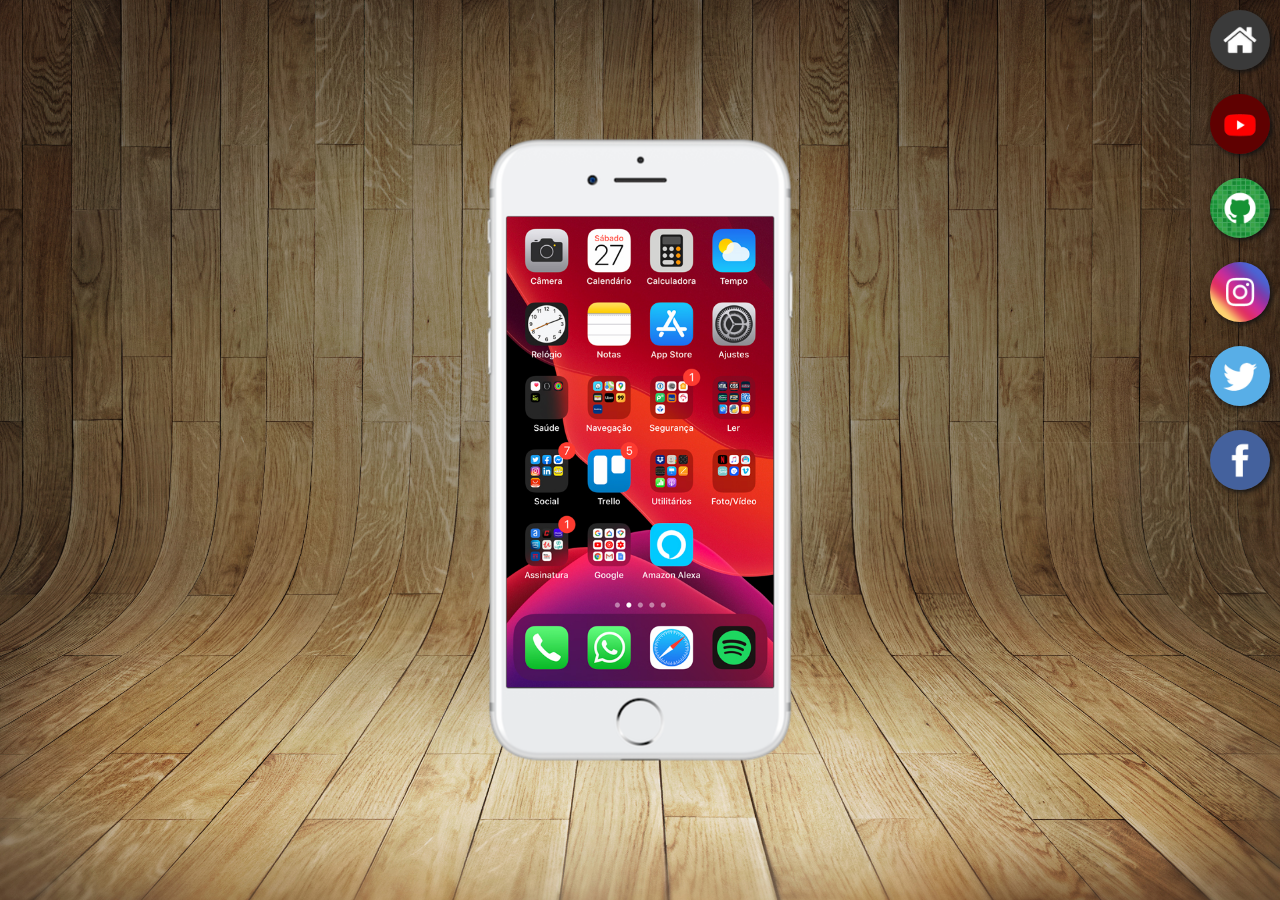
<file: index.html>
<!DOCTYPE html>
<html lang="pt-br">
<head>
    <meta charset="UTF-8">
    <meta http-equiv="X-UA-Compatible" content="IE=edge">
    <meta name="viewport" content="width=
    , initial-scale=1.0">
    <title>Redes Sociais</title>
    <link rel="shortcut icon" href="favicon.ico" type="image/x-icon">
    <link rel="stylesheet" href="estilos/style.css">
</head>
<body>
   <main>
      <section id="telefone">
         <iframe src="home.html"  name="tela" id="tela" frameborder="0">
            Seu navegador não é compativel com isso.
         </iframe>
      </section>

      <section id="redes-sociais">
         <a href="home.html" target="tela"><img src="imagens/logo-home.jpg" alt=""></a><br>
         <a href="youtube.html" target="tela"><img src="imagens/logo-youtube.jpg" alt=""></a><br>
         <a href="github.html" target="tela"><img src="imagens/logo-github.jpg" alt=""></a><br>
         <a href="insta.html" target="tela"><img src="imagens/logo-instagram.jpg" alt=""></a><br>
         <a href="twitter.html" target="tela"><img src="imagens/logo-twitter.jpg" alt=""></a><br>
         <a href="face.html" target="tela"><img src="imagens/logo-facebook.jpg" alt=""></a>
      </section>
   </main>
</body>
</file>
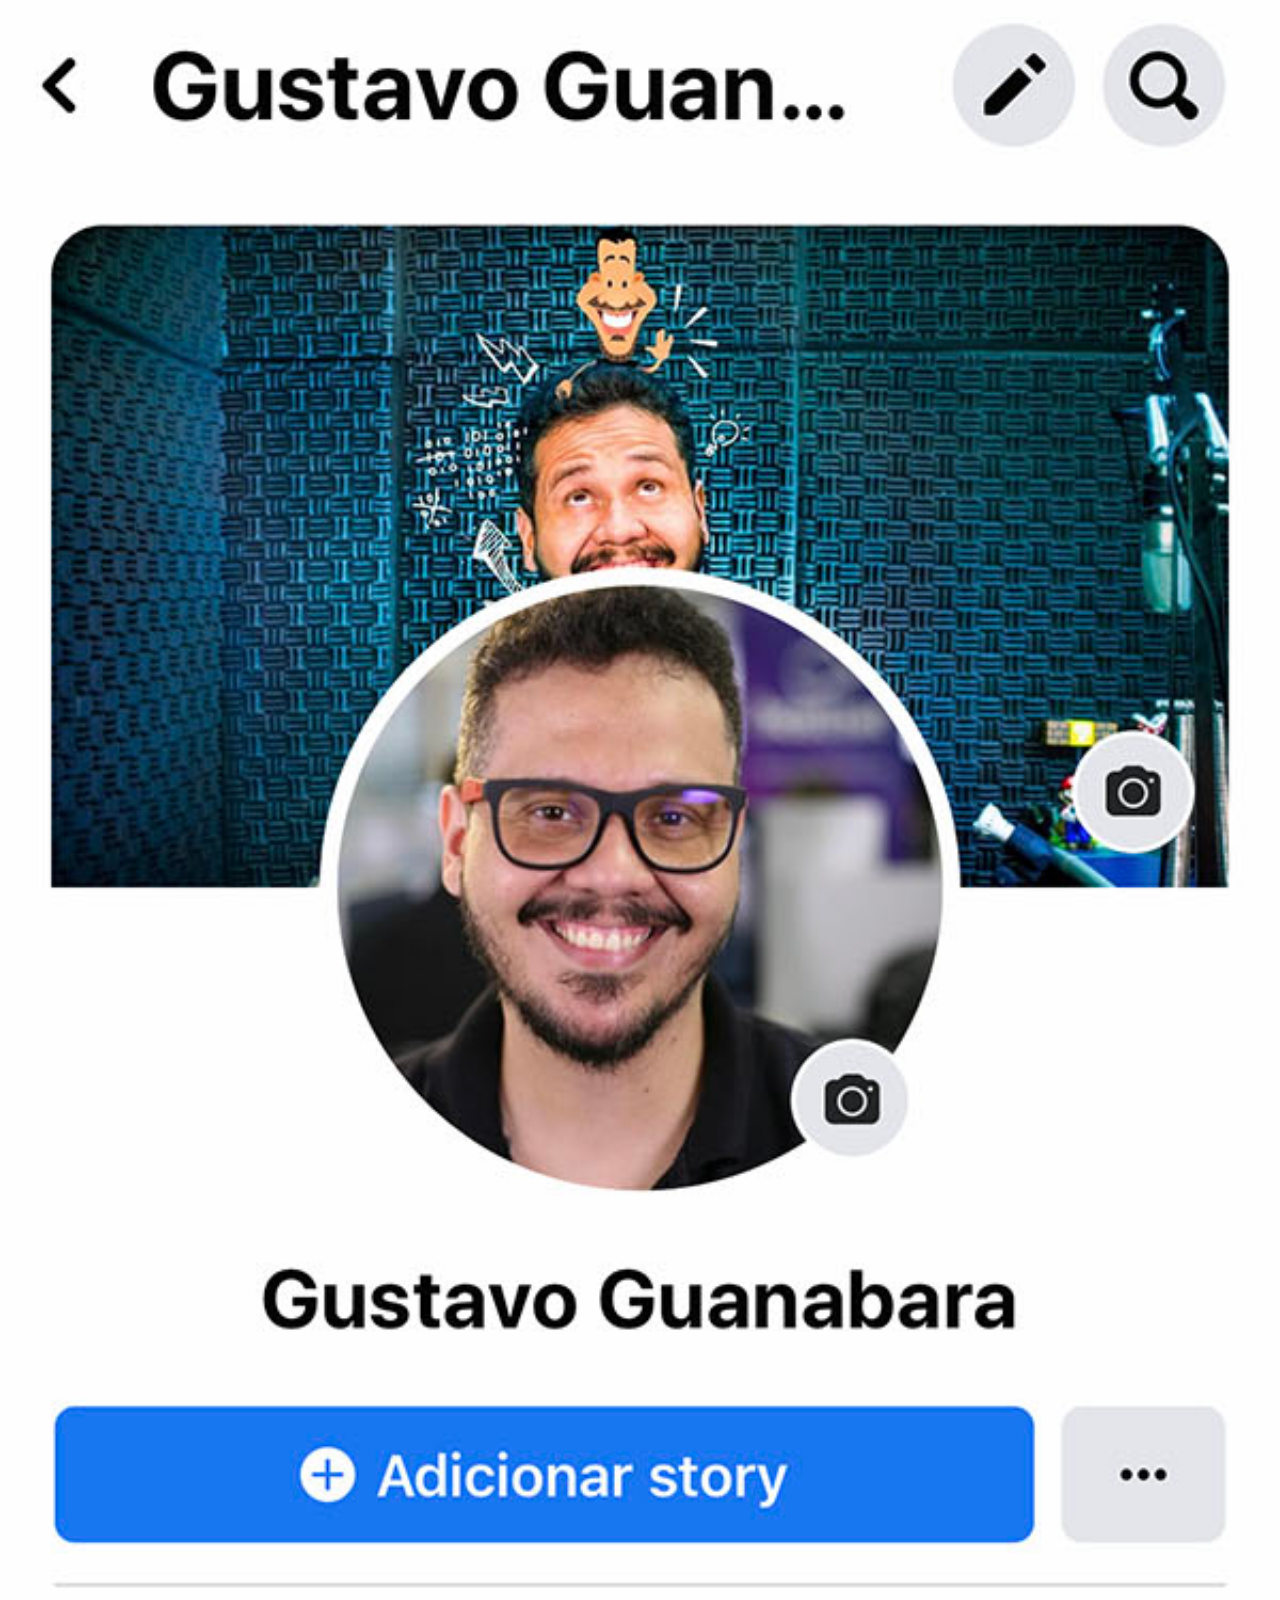
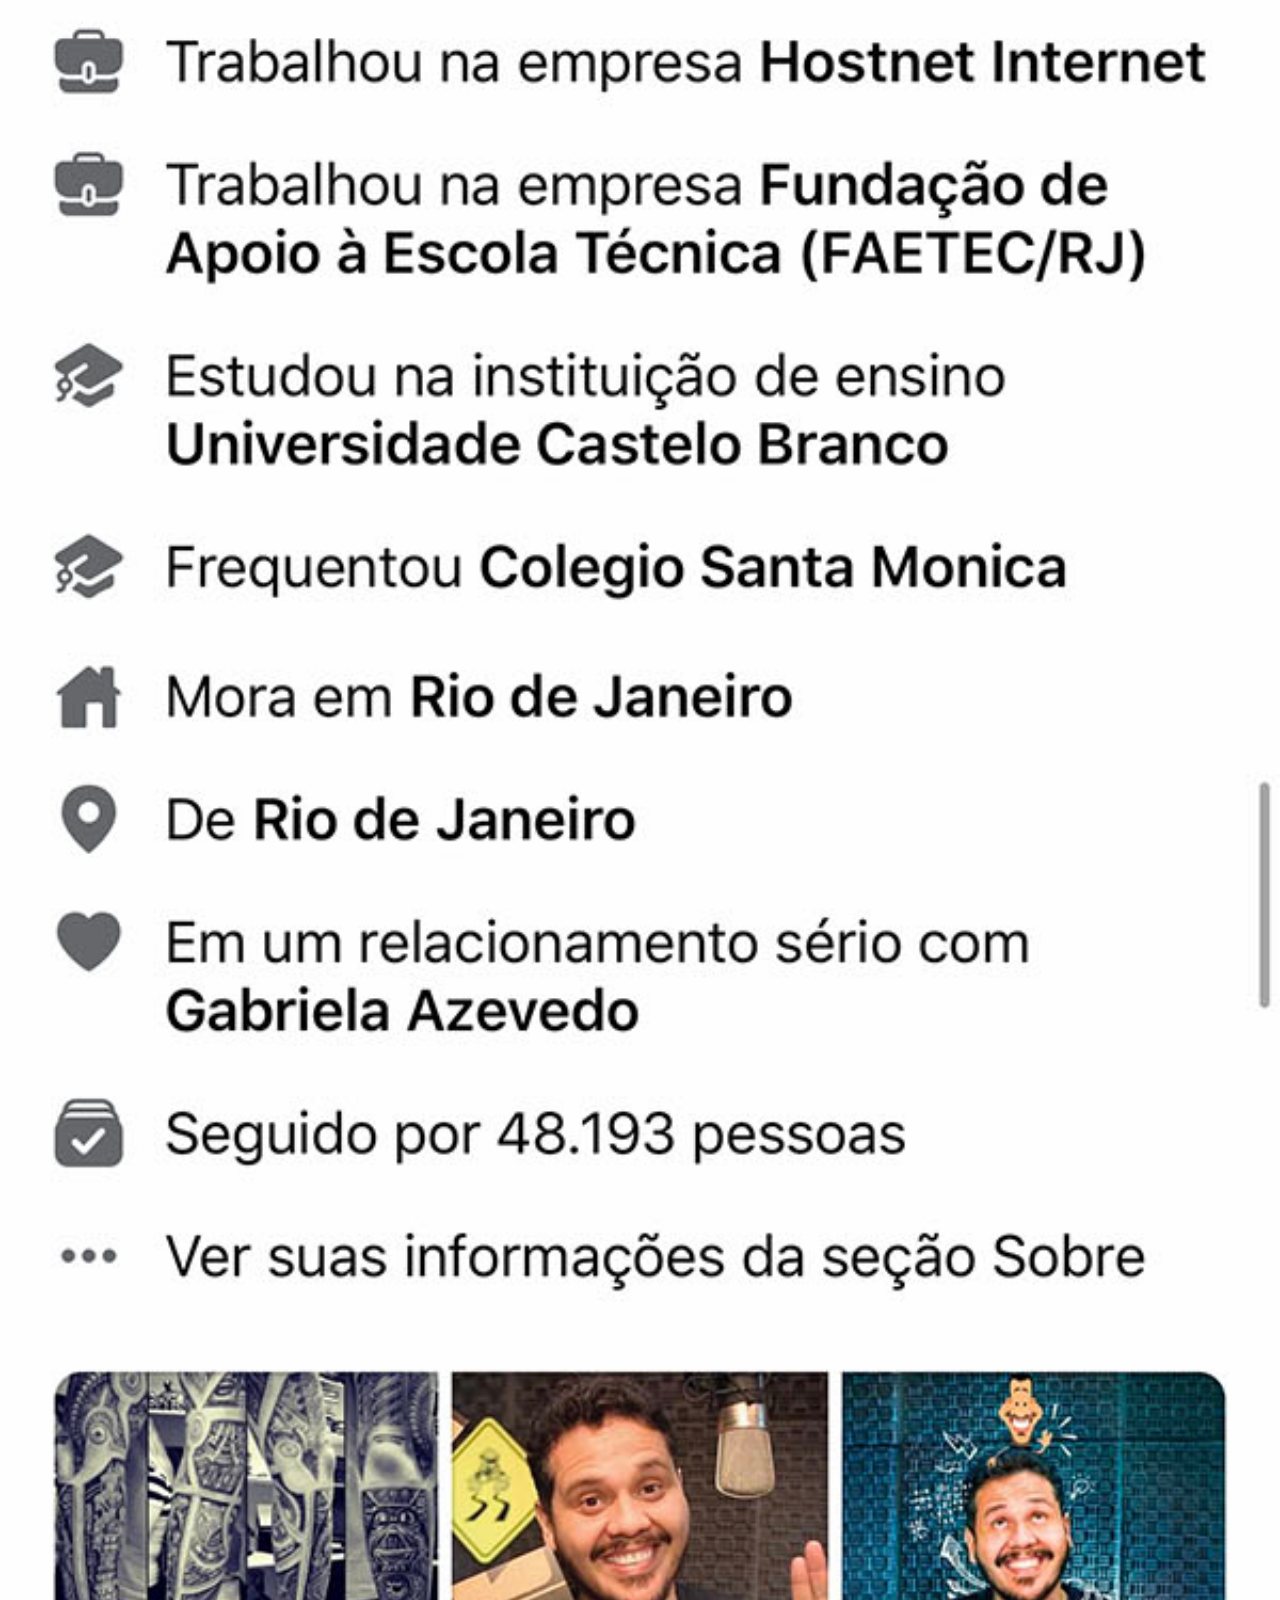
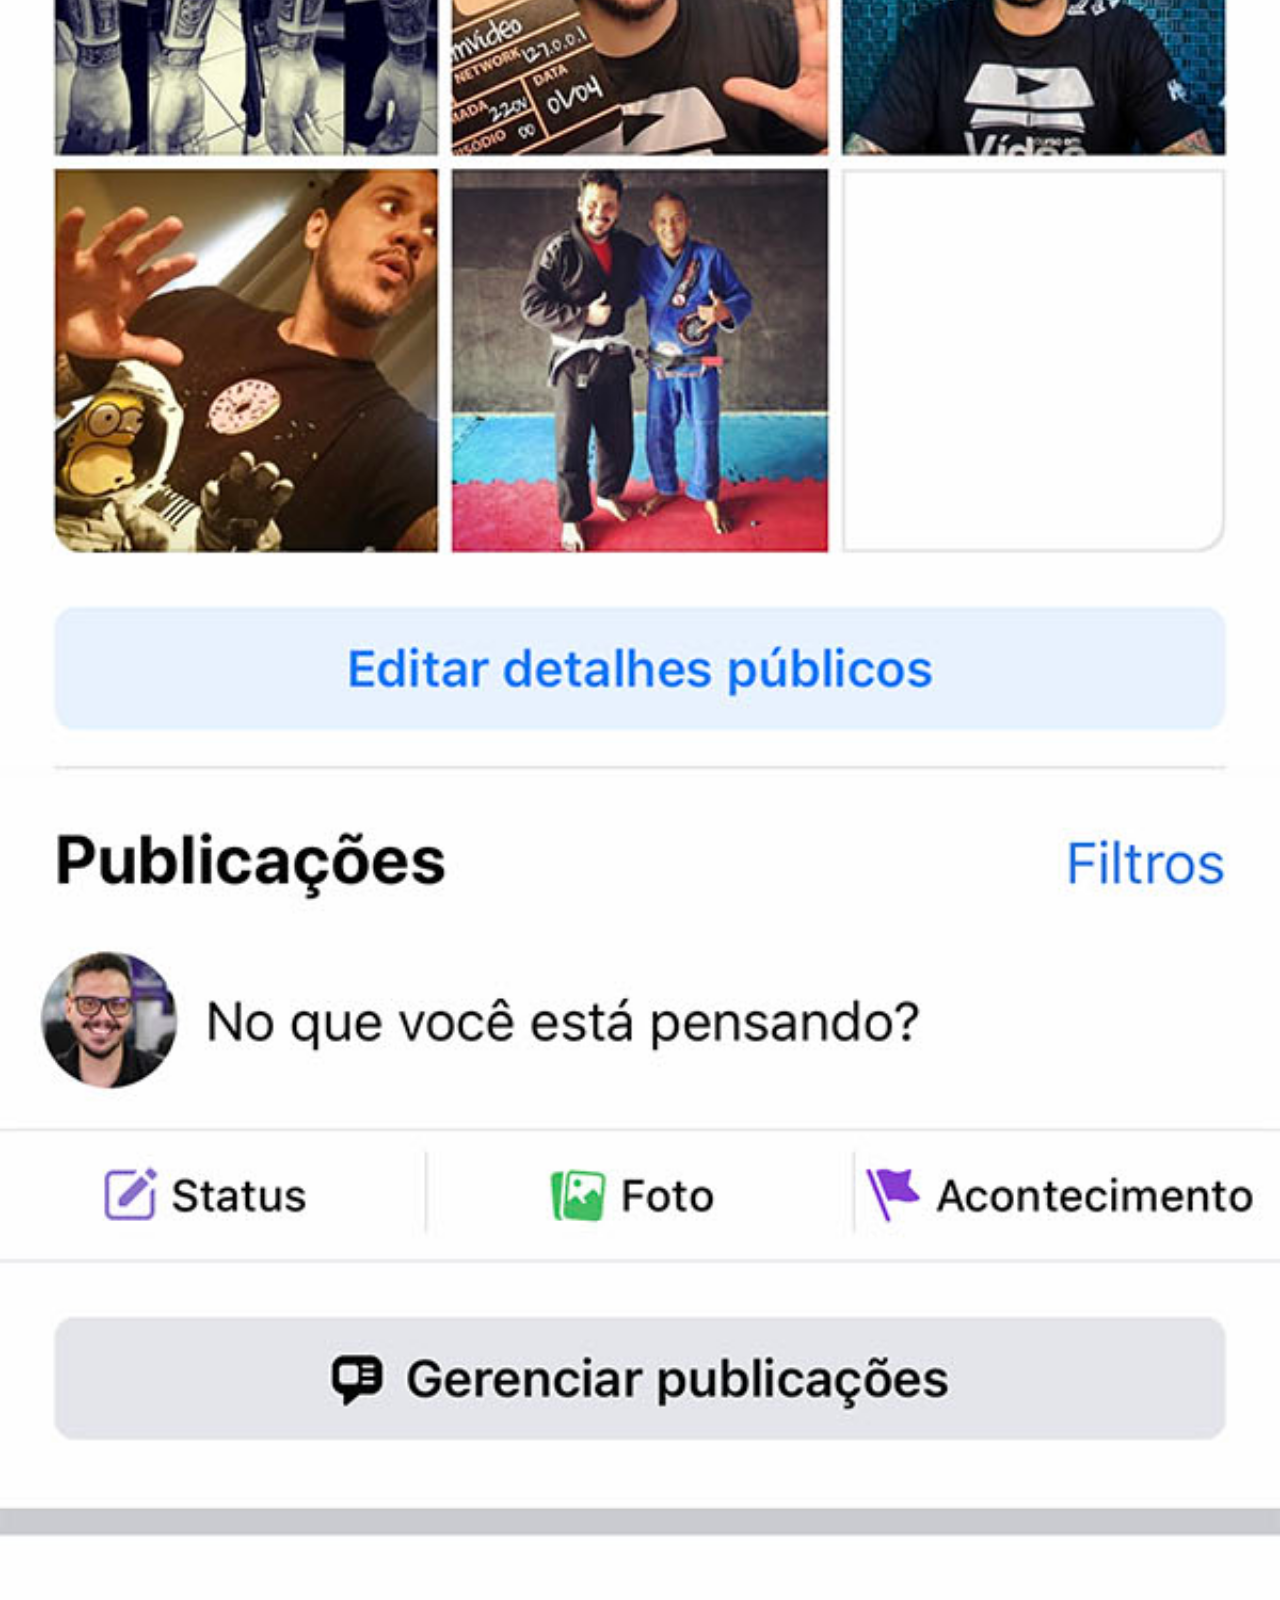
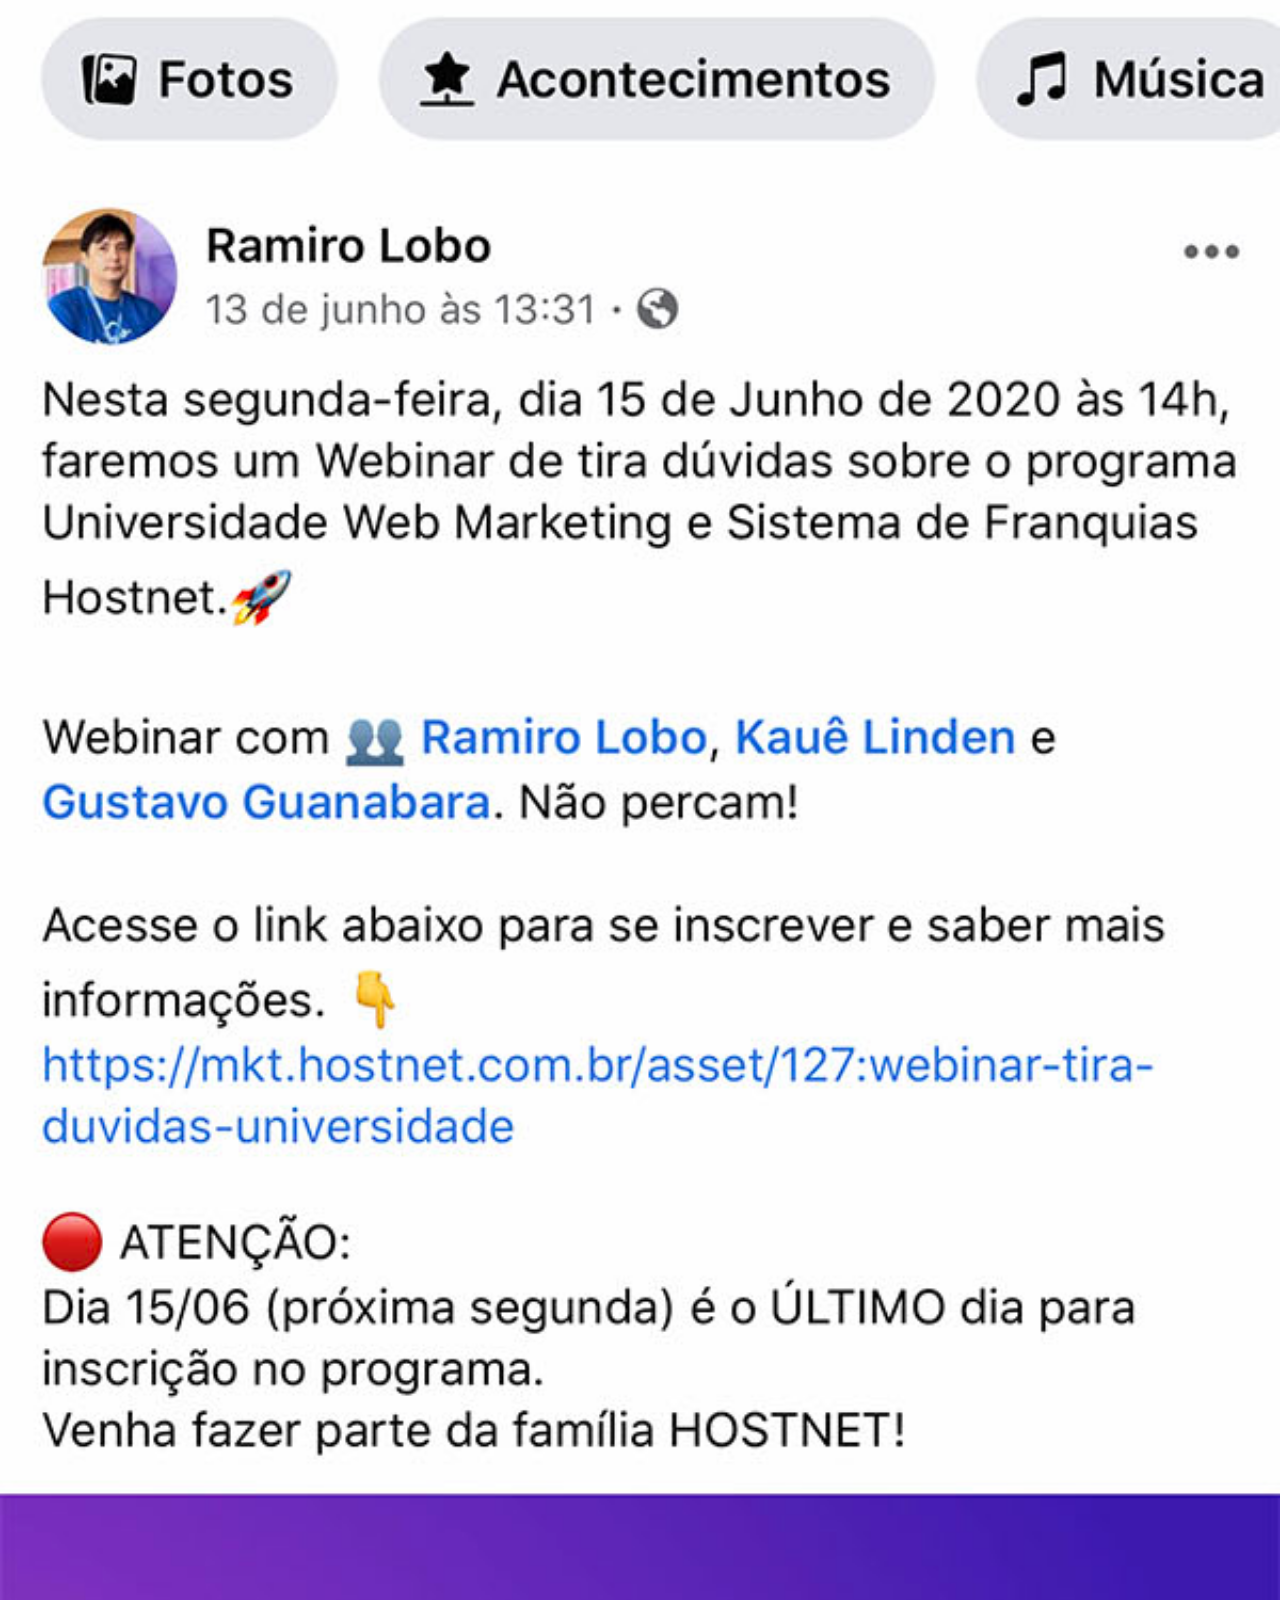
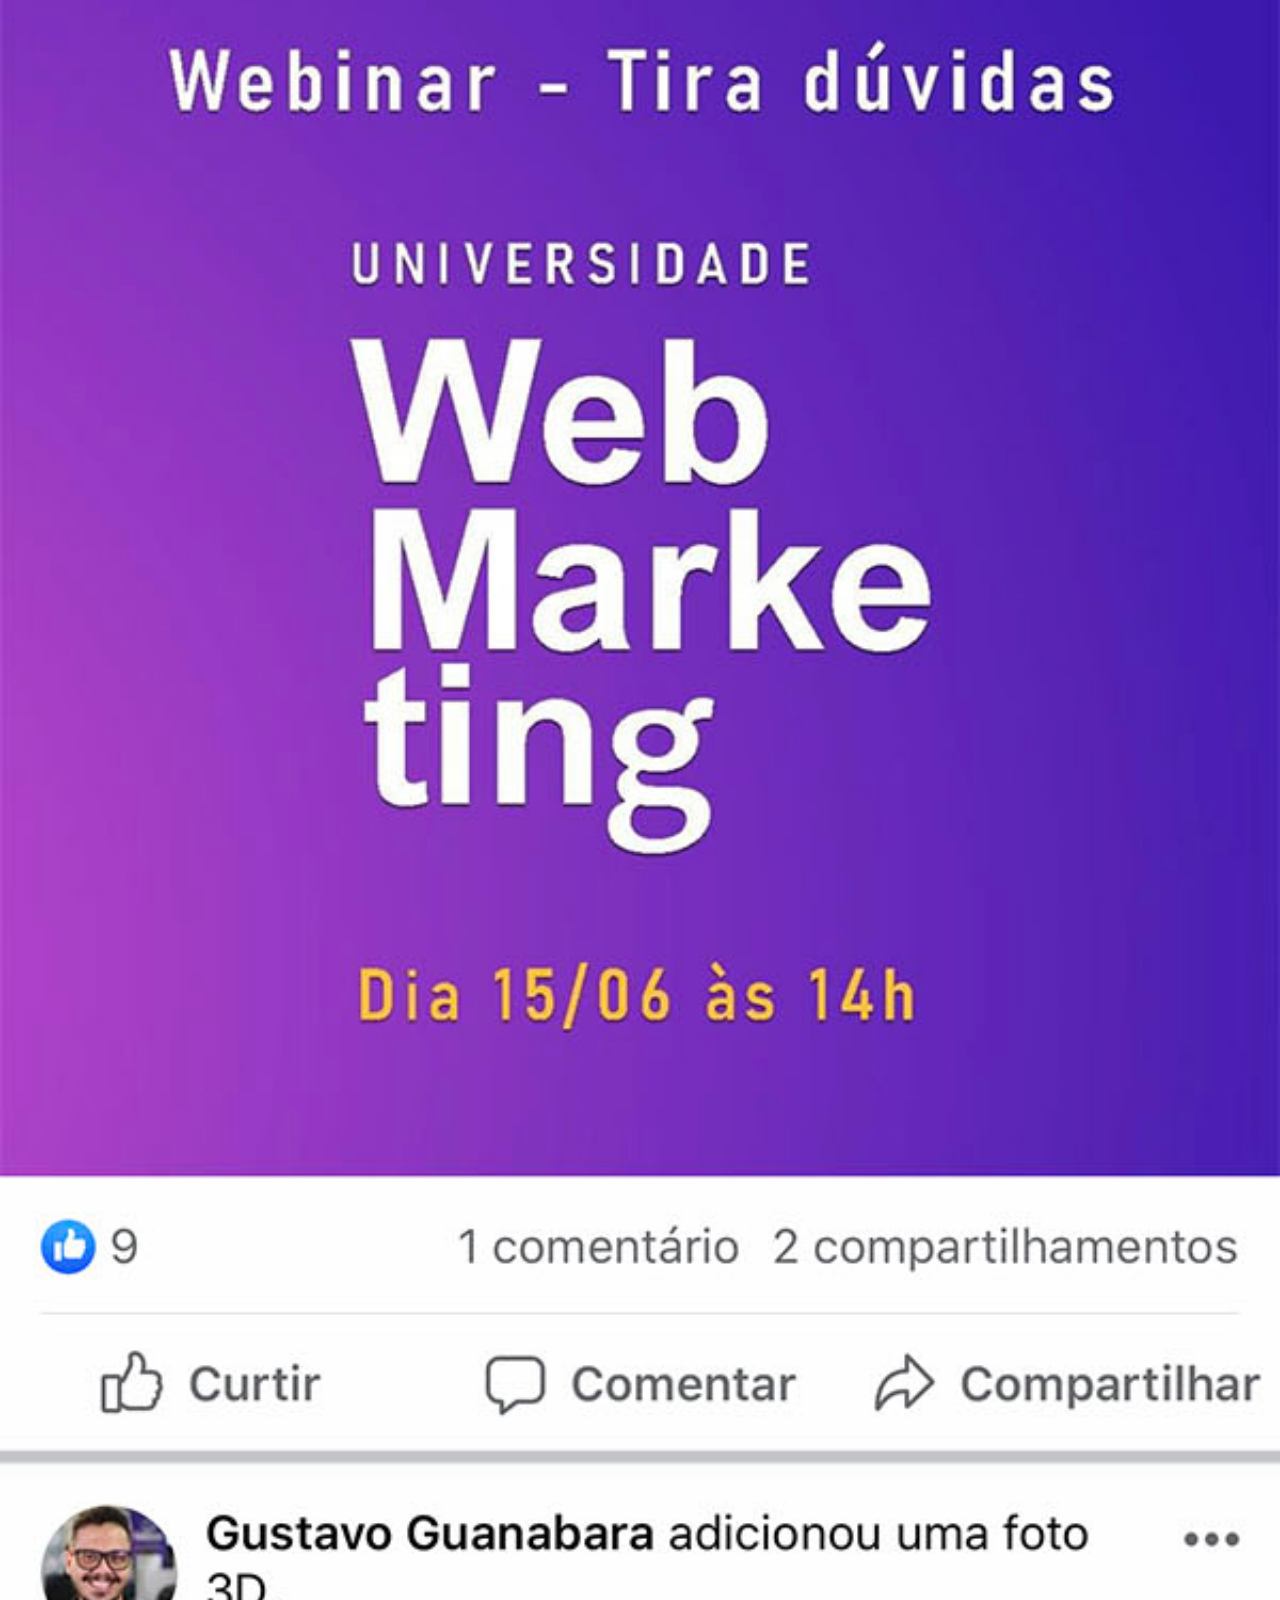
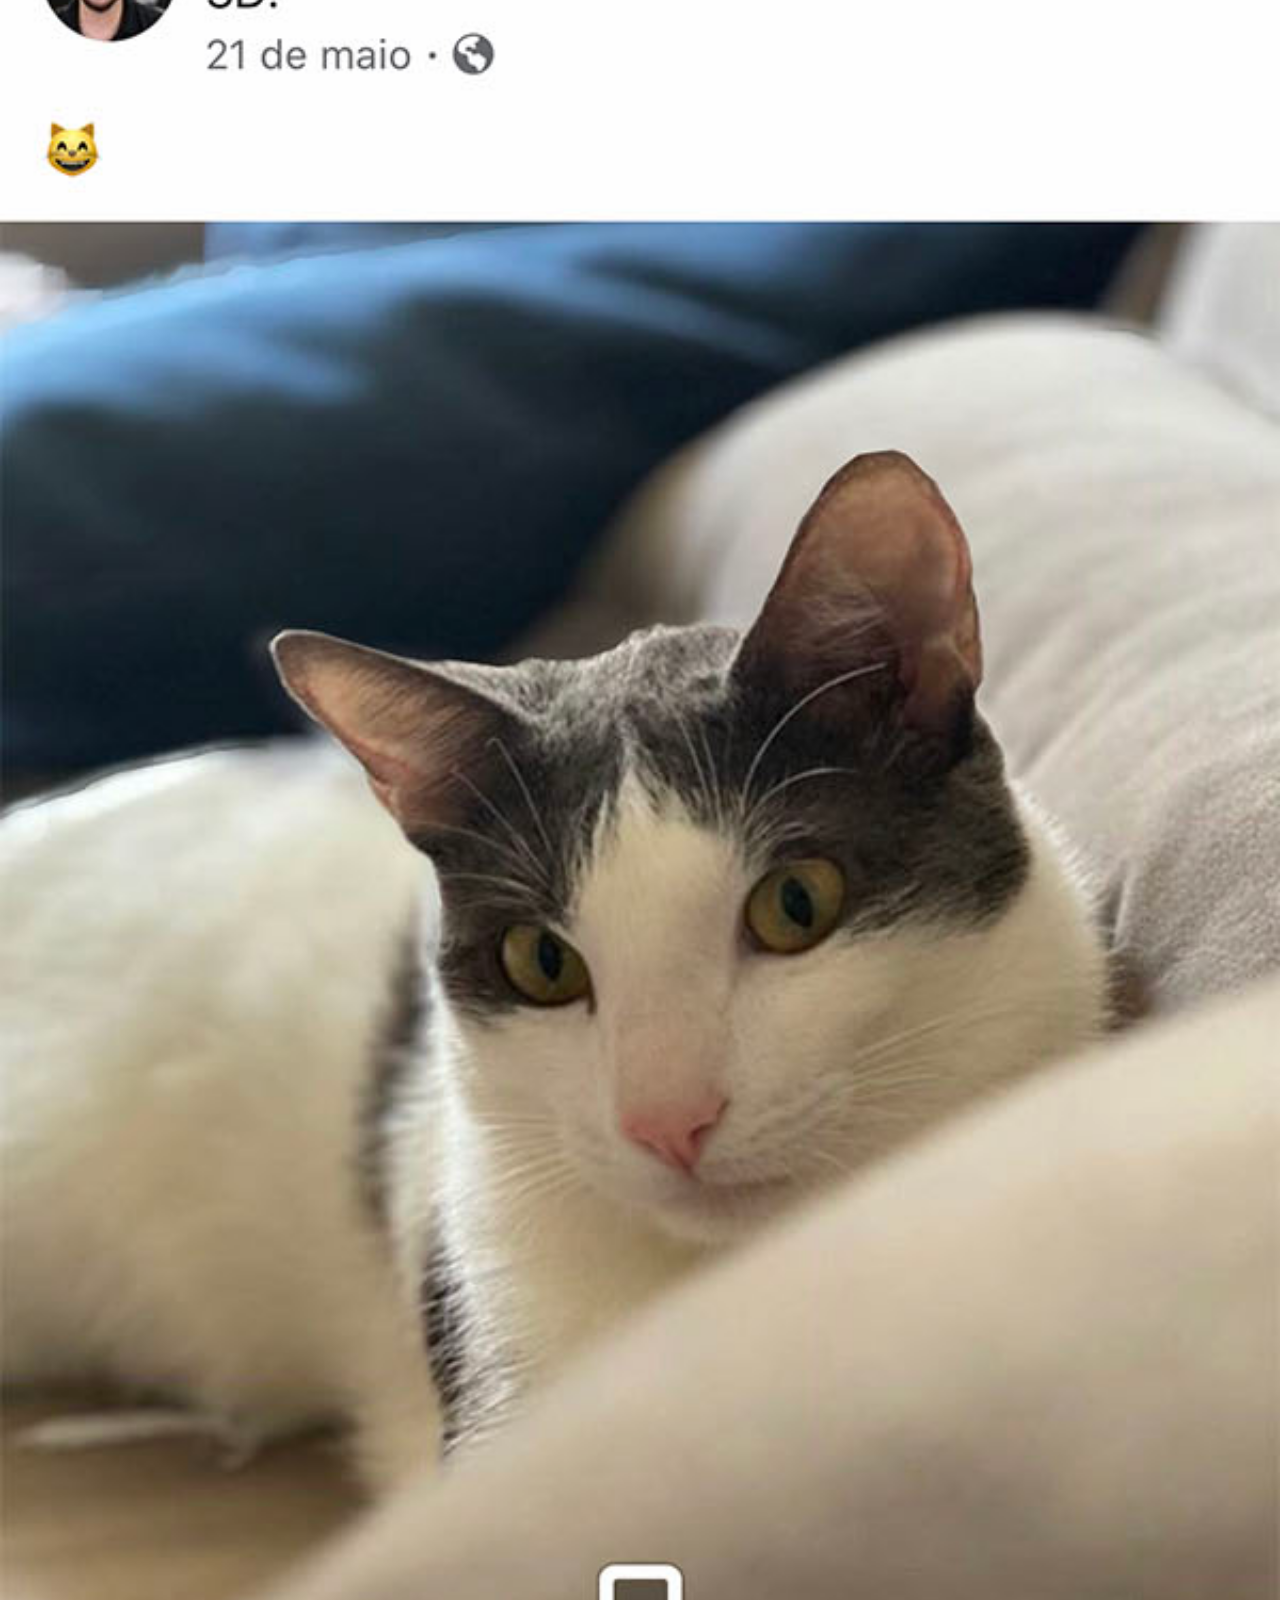
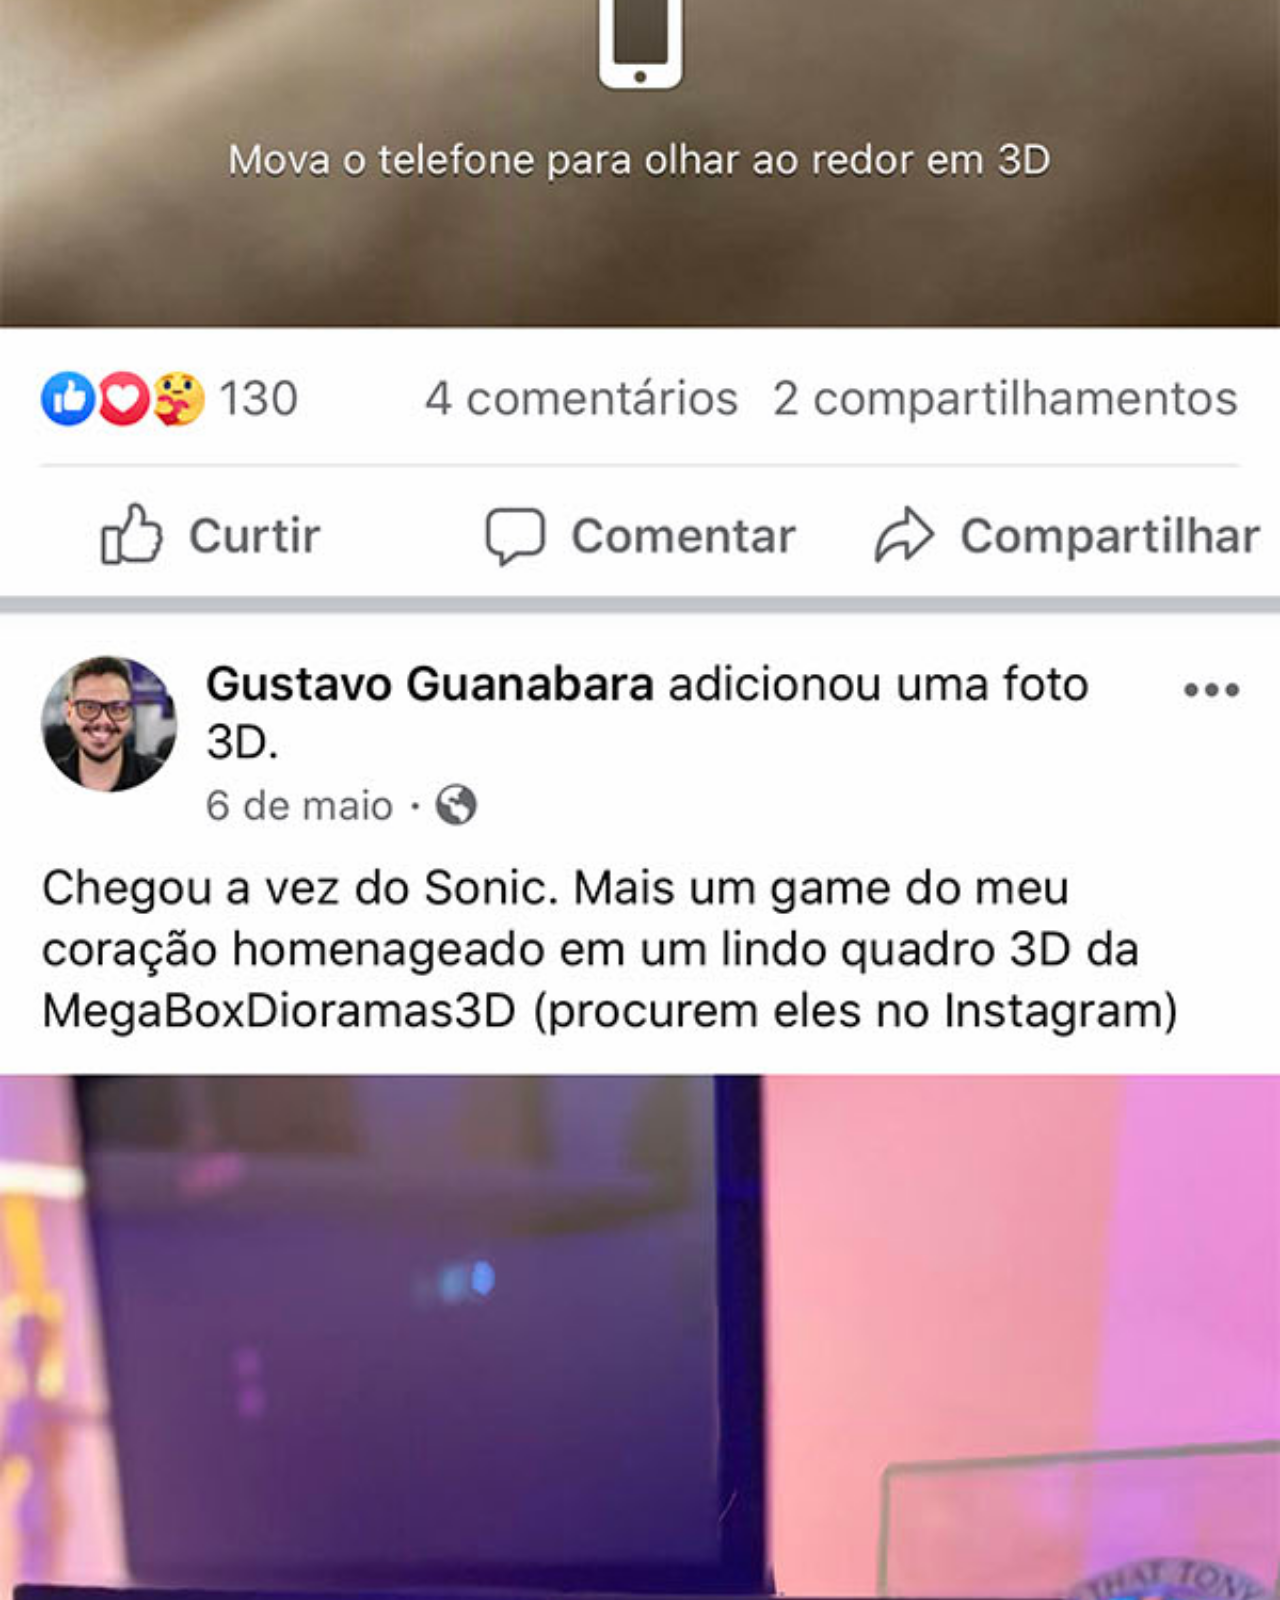
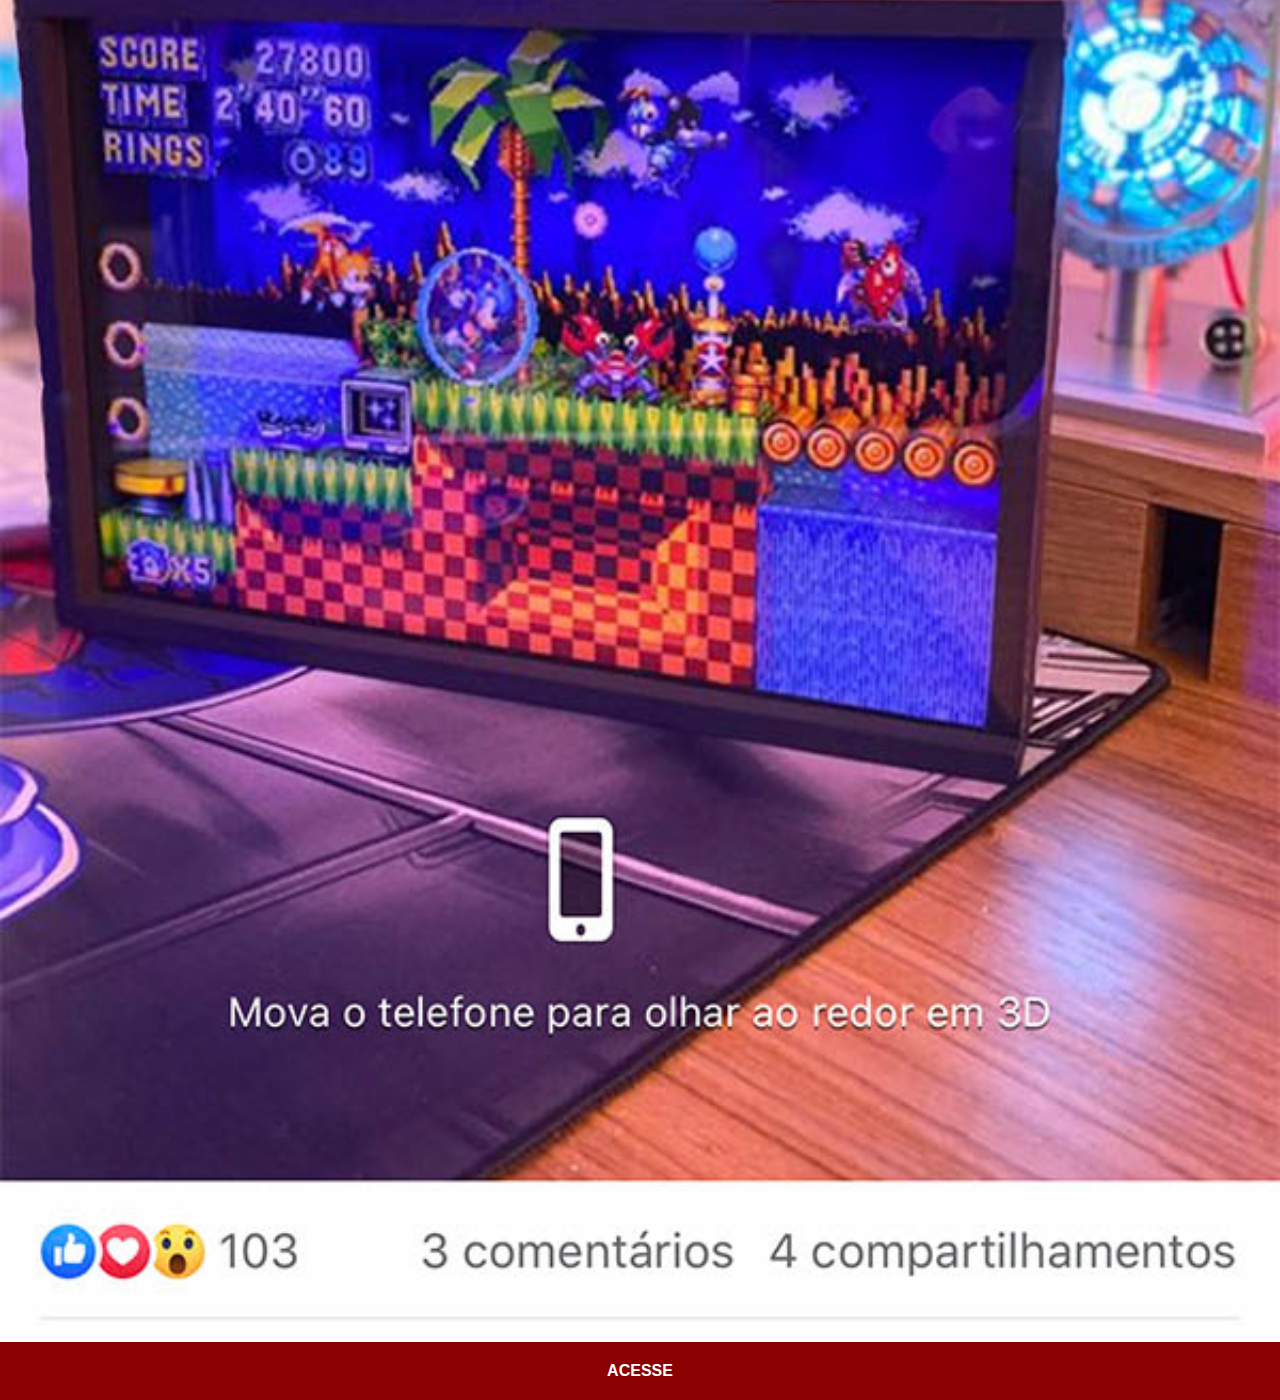
<file: face.html>
<!DOCTYPE html>
<html lang="pt-br">
<head>
    <meta charset="UTF-8">
    <meta http-equiv="X-UA-Compatible" content="IE=edge">
    <meta name="viewport" content="width=device-width, initial-scale=1.0">
    <title>Facebook</title>
    <link rel="stylesheet" href="estilos/social.css">
</head>
<body>
    <img src="imagens/tela-facebook.jpg" alt="Facebook">
    <a href="https://www.facebook.com/gustavoguanabara" target="_blank">ACESSE</a>
</body>
</html>
</file>
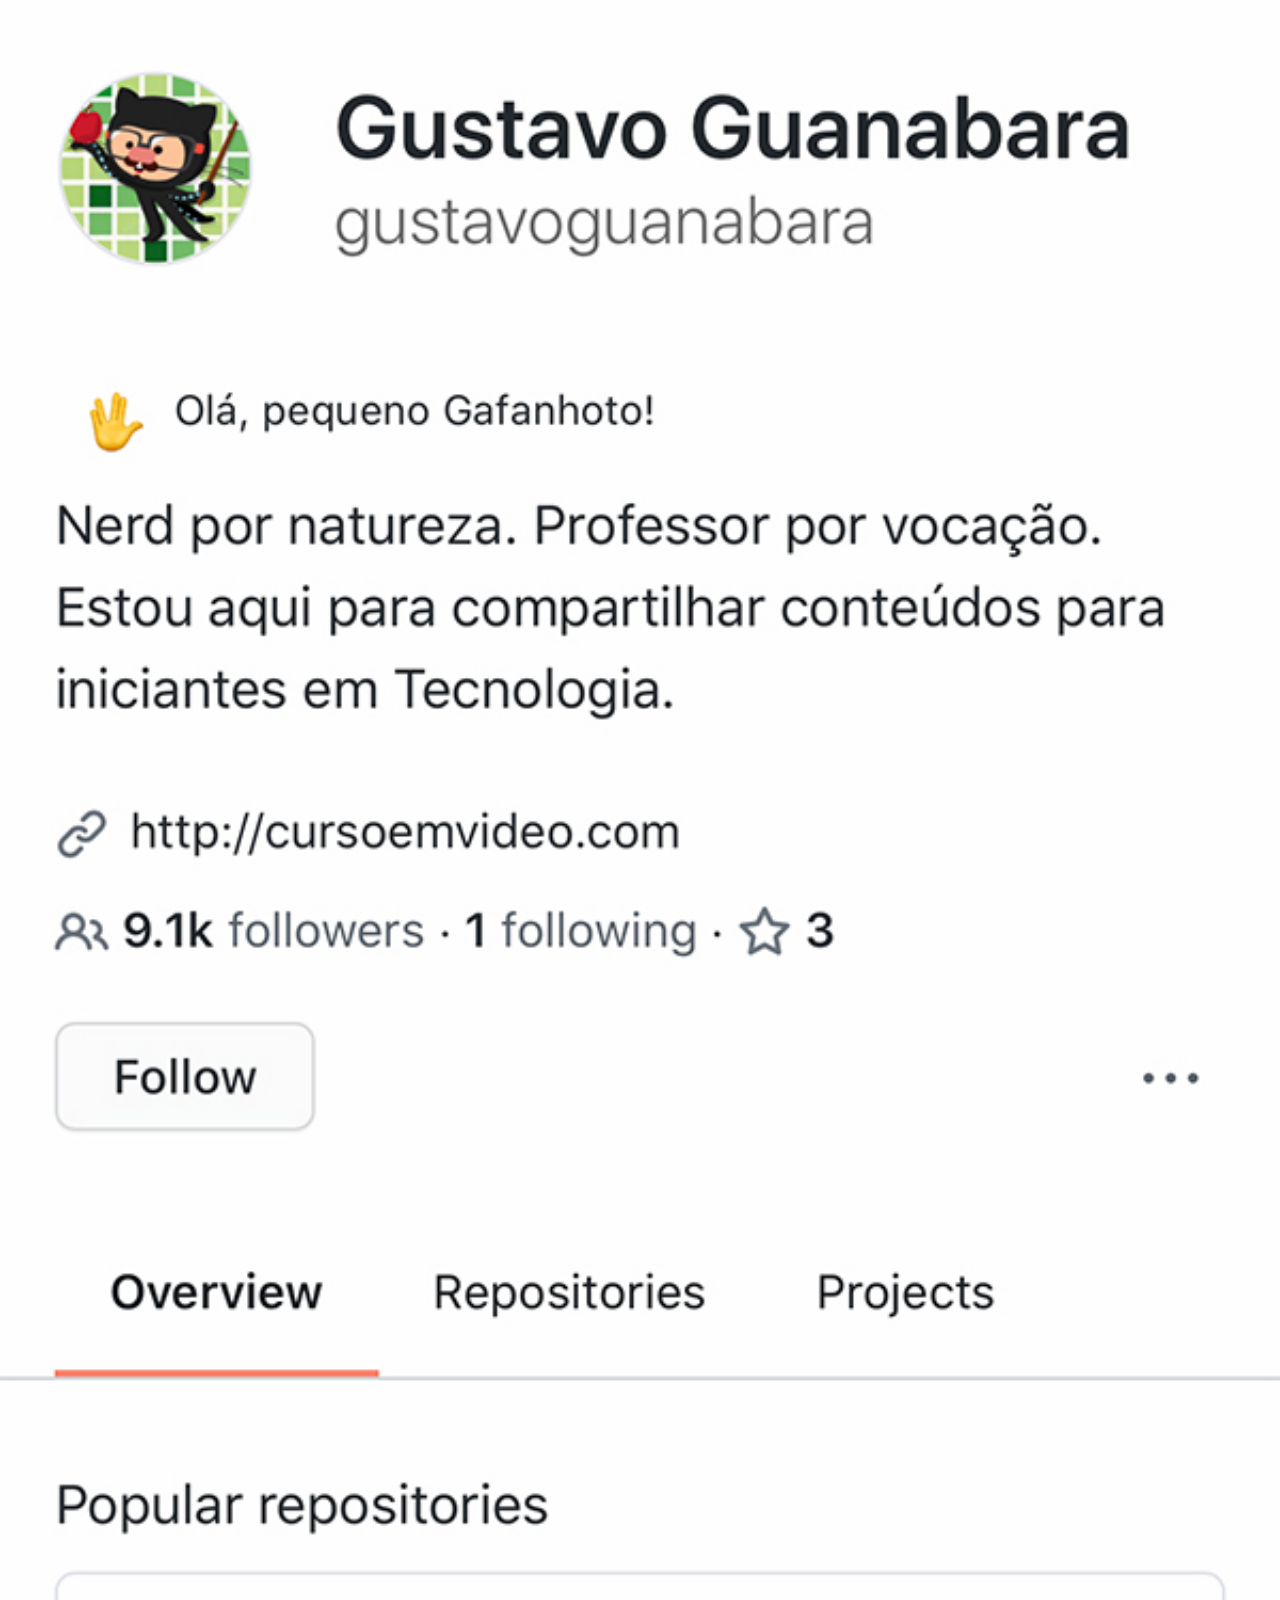
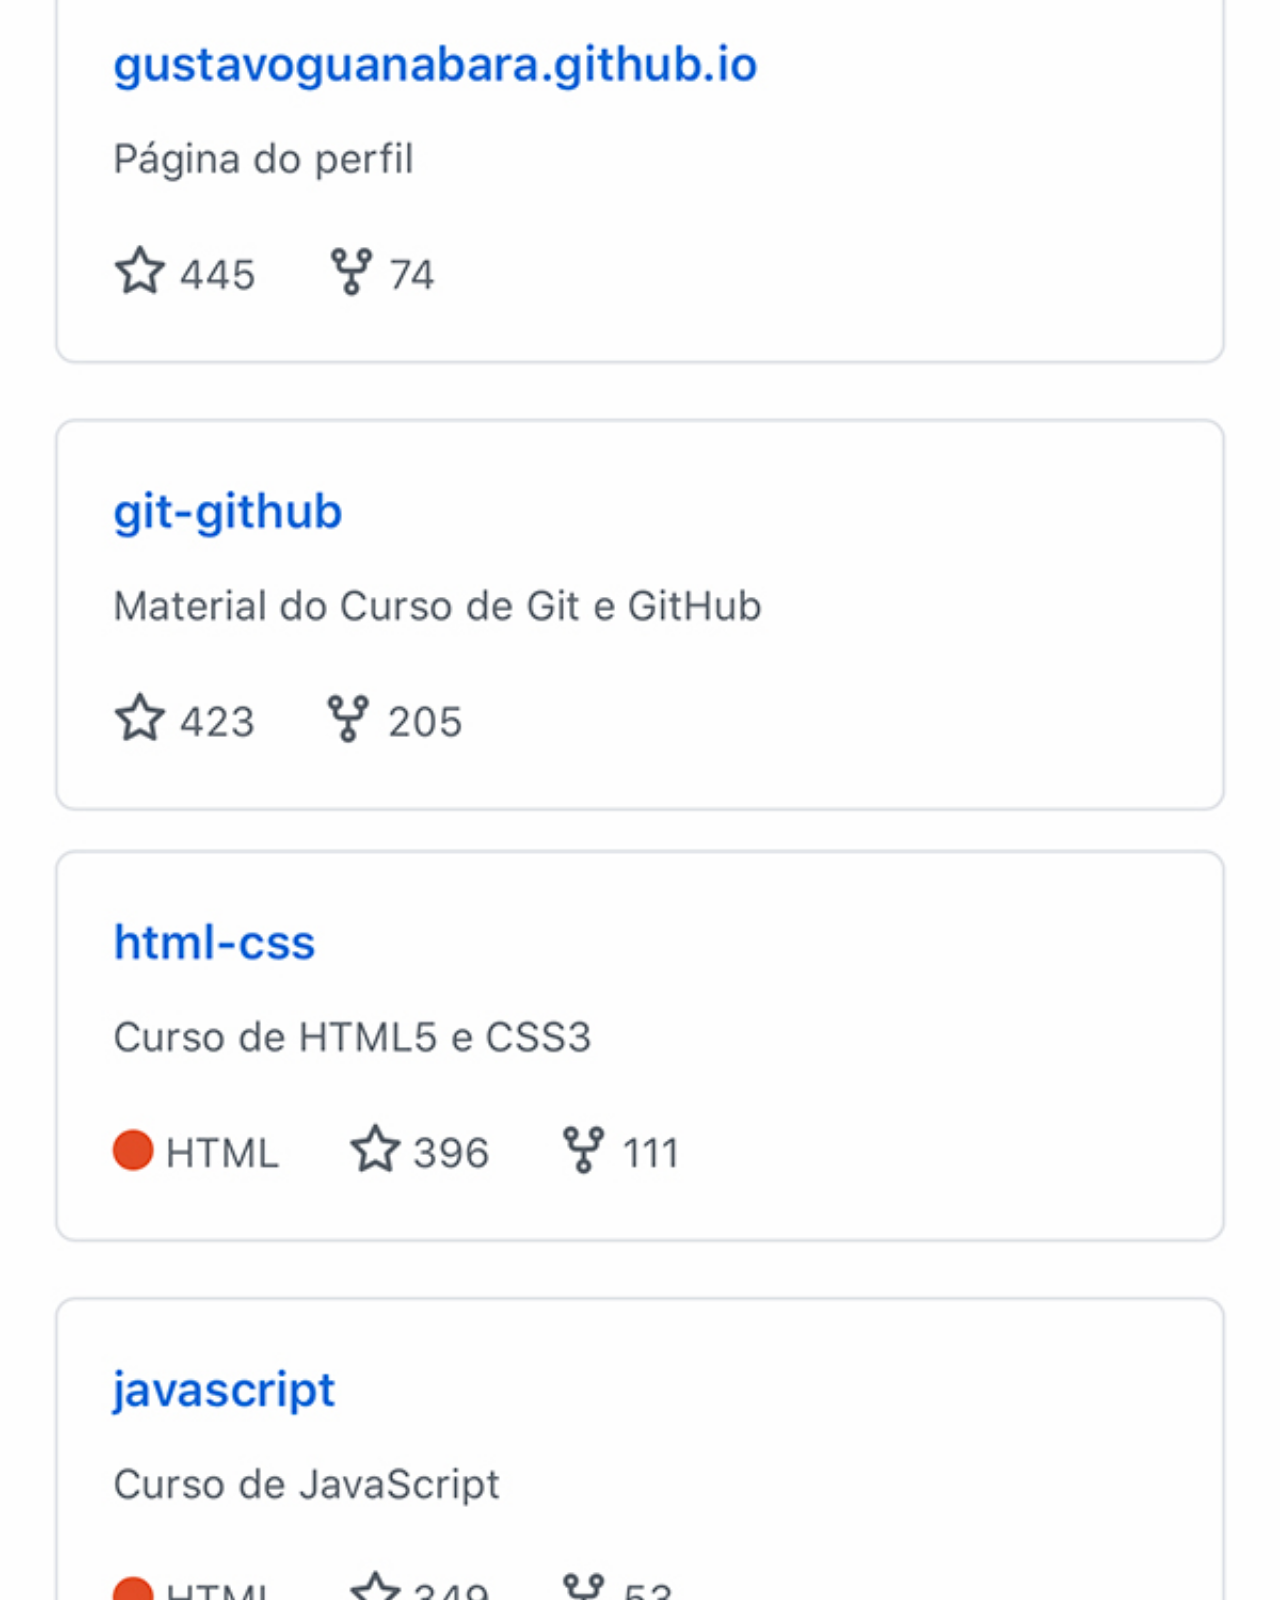
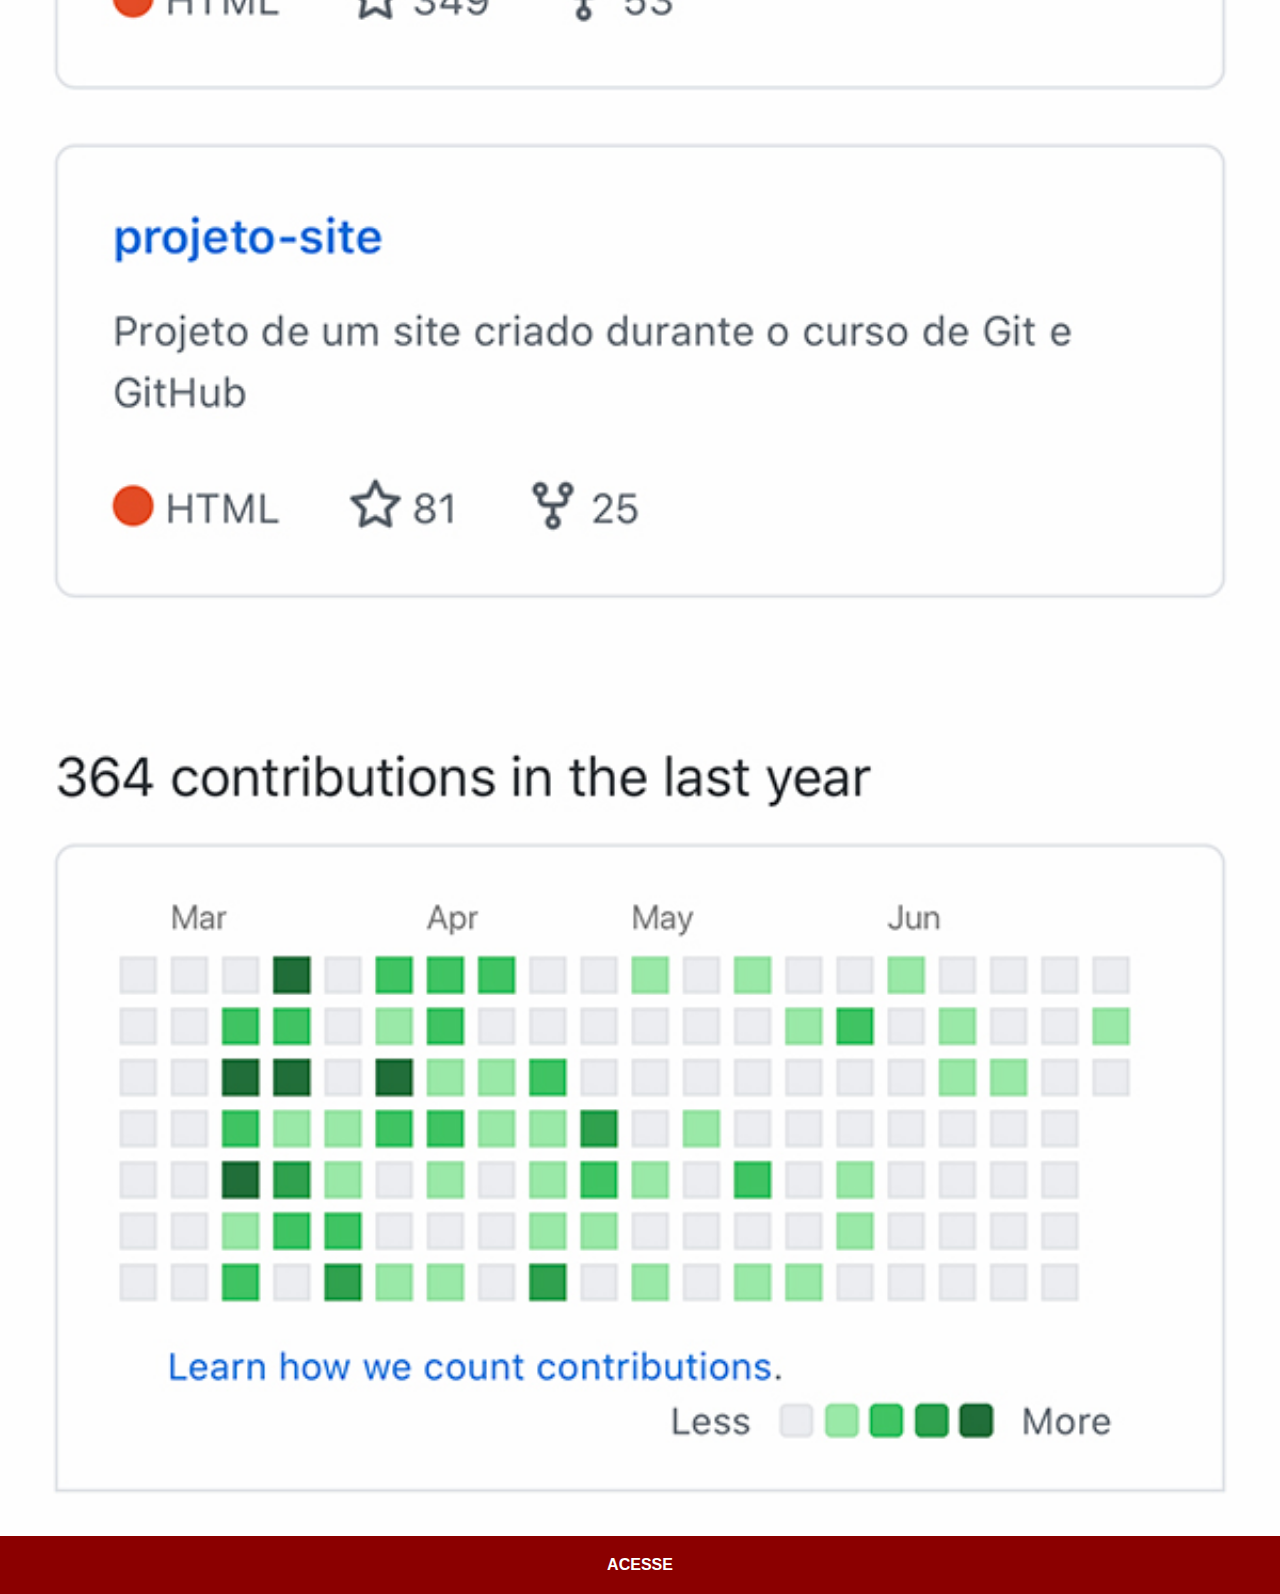
<file: github.html>
<!DOCTYPE html>
<html lang="pt-br ">
<head>
    <meta charset="UTF-8">
    <meta http-equiv="X-UA-Compatible" content="IE=edge">
    <meta name="viewport" content="width=device-width, initial-scale=1.0">
    <title>GitHub</title>
    <link rel="stylesheet" href="estilos/social.css">
</head>
<body>
    <img src="imagens/tela-github.jpg" alt="GitHub">
    <a href="https://github.com/gustavoguanabara" target="_blank">ACESSE</a>
</body>
</html>
</file>
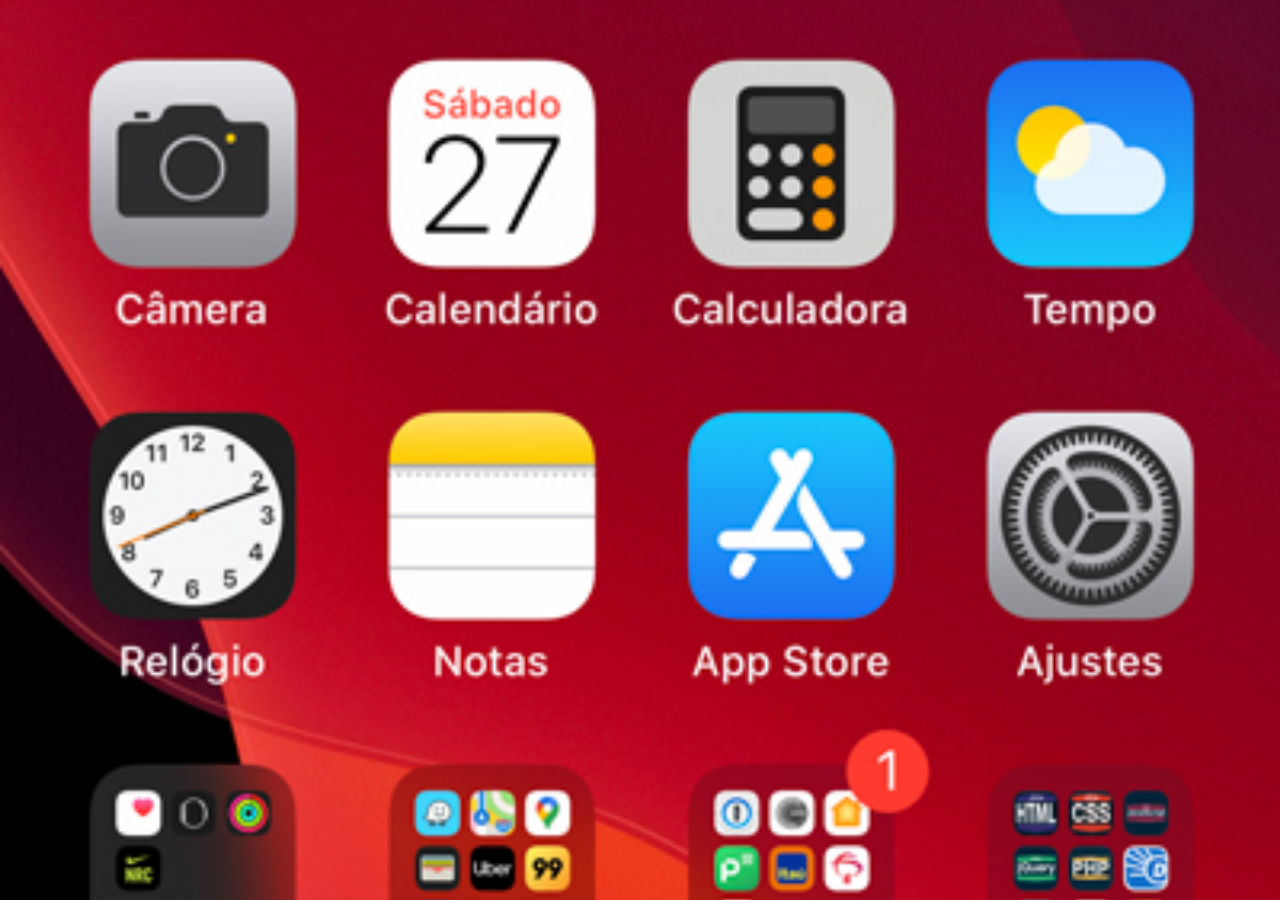
<file: home.html>
<!DOCTYPE html>
<html lang="pt-br">
<head>
    <meta charset="UTF-8">
    <meta http-equiv="X-UA-Compatible" content="IE=edge">
    <meta name="viewport" content="width=device-width, initial-scale=1.0">
    <title>Home</title>
</head>
<style>
    * {
        margin: 0px;
        padding: 0px;
    }

    body {
        width: 100vw;
        height: 100vh;
        background: url(imagens/tela-home.jpg) no-repeat top center;
        background-size: cover;
    }
</style>
<body>
    
</body>
</html>
</file>
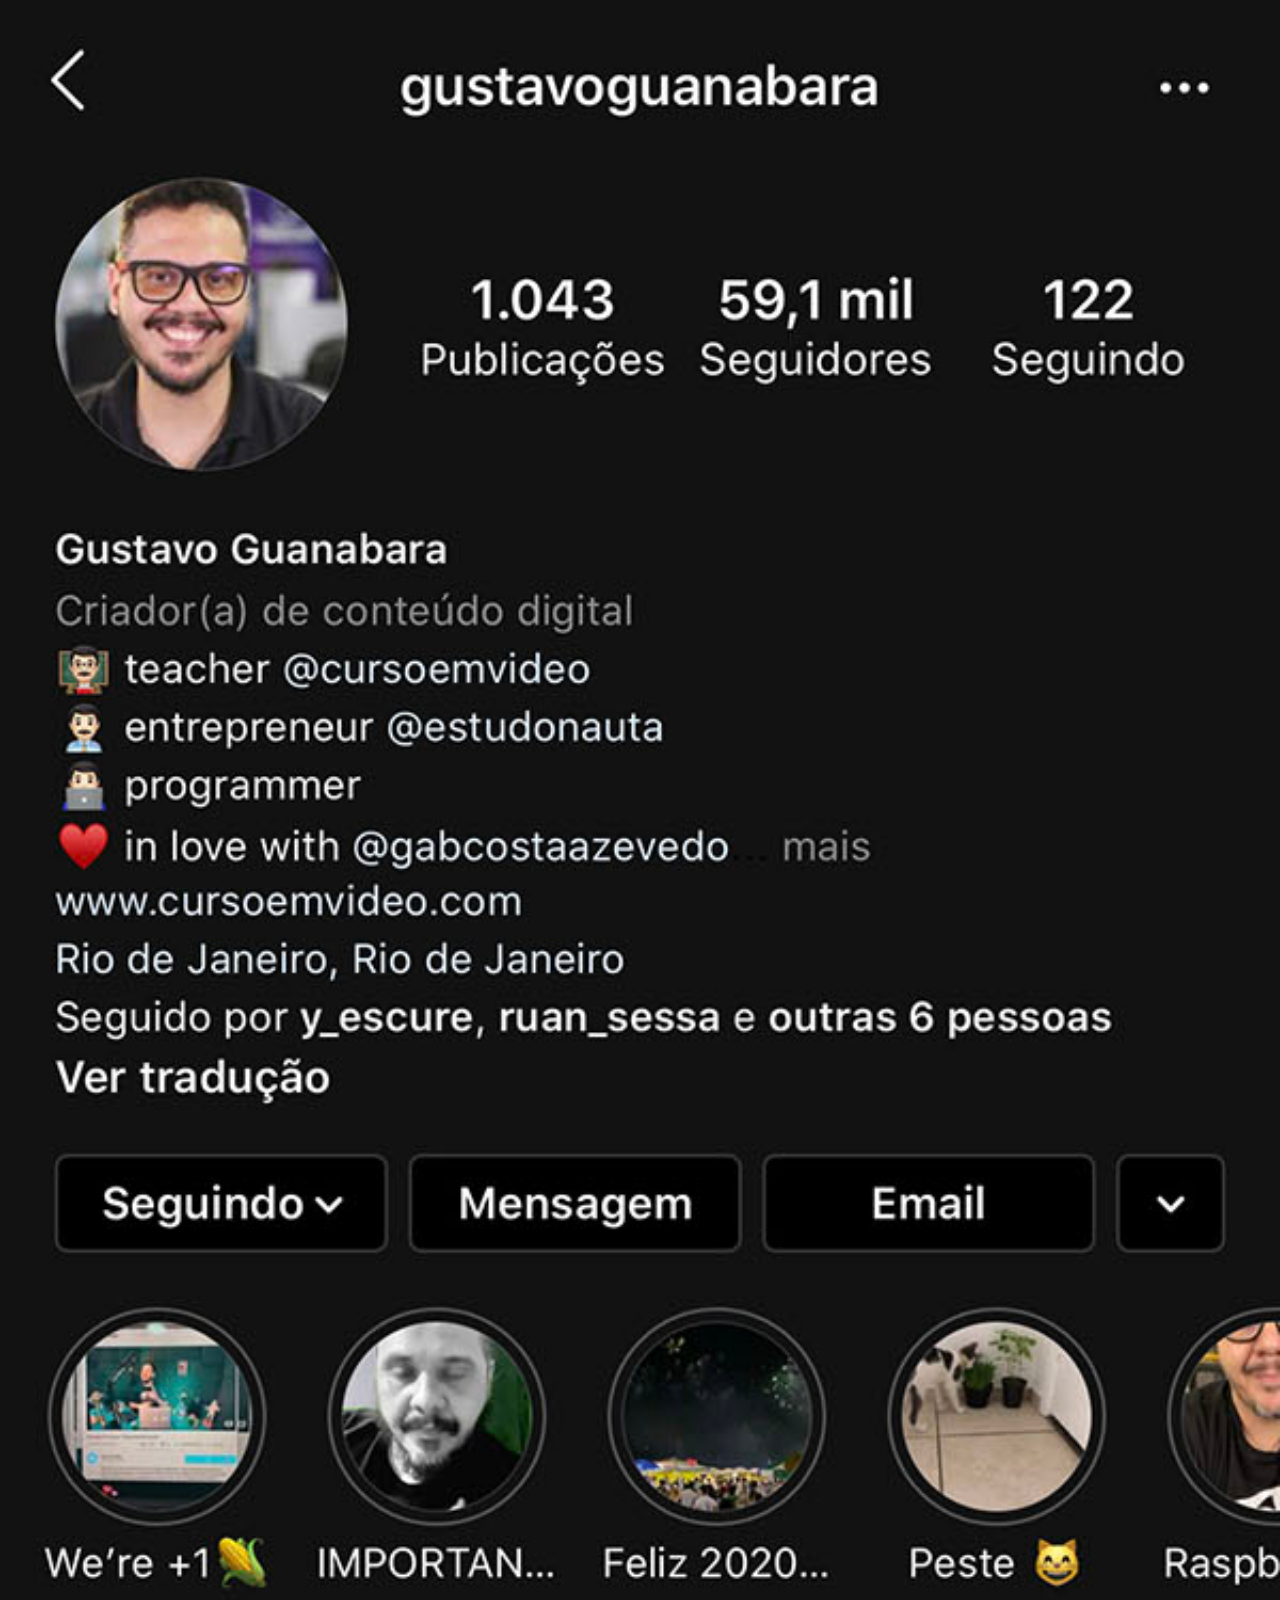
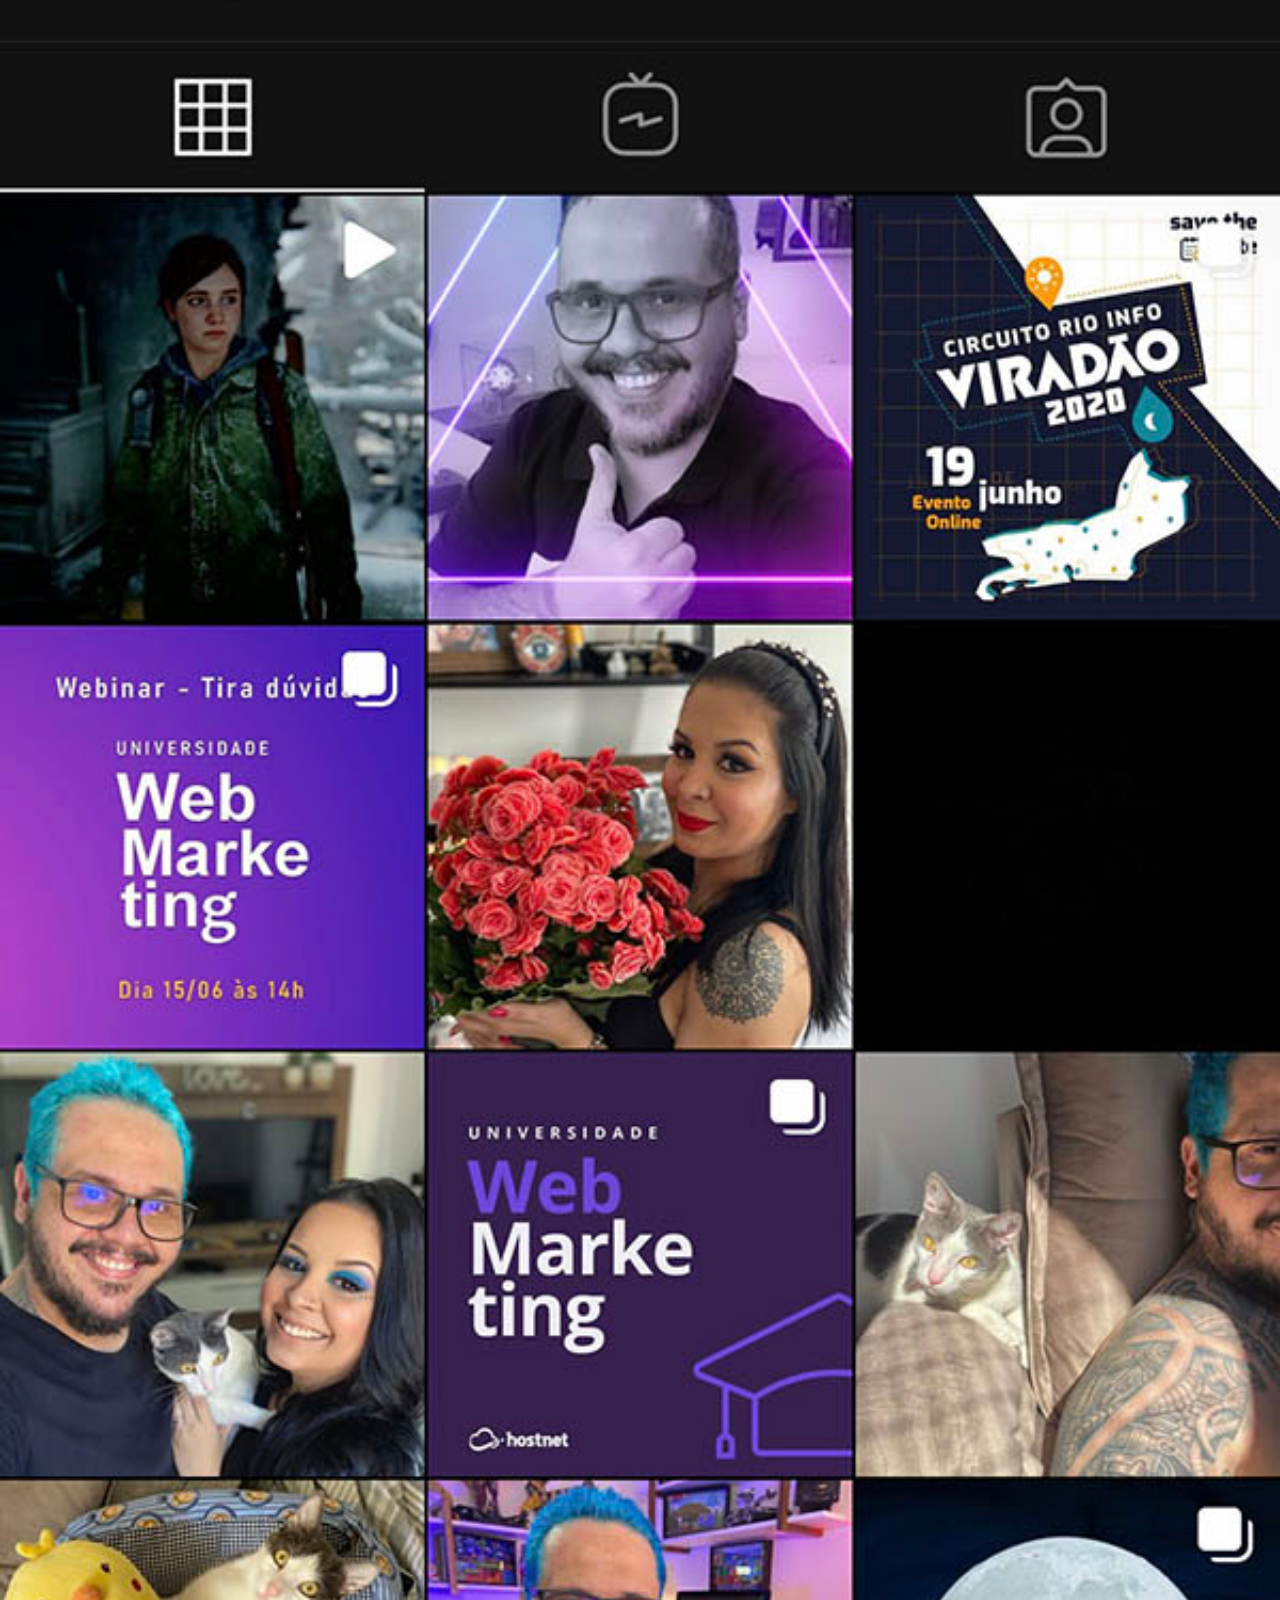
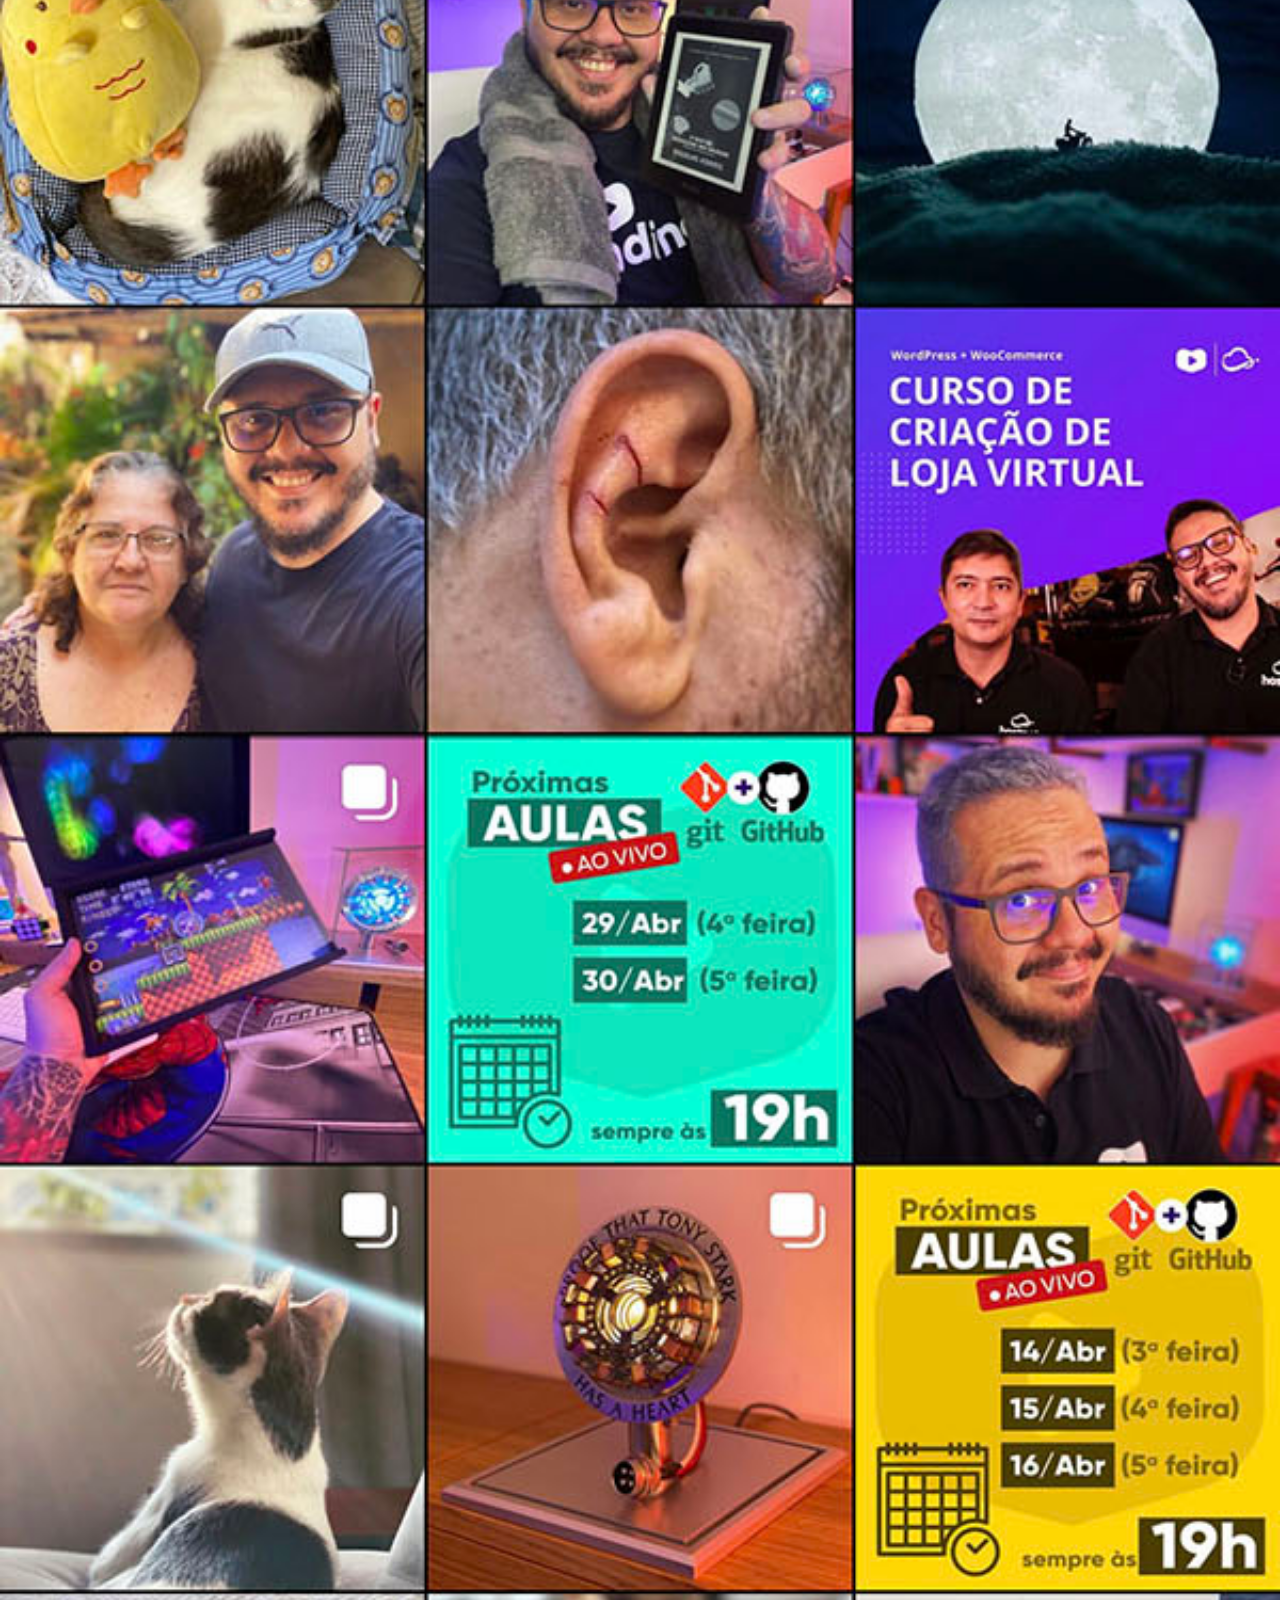
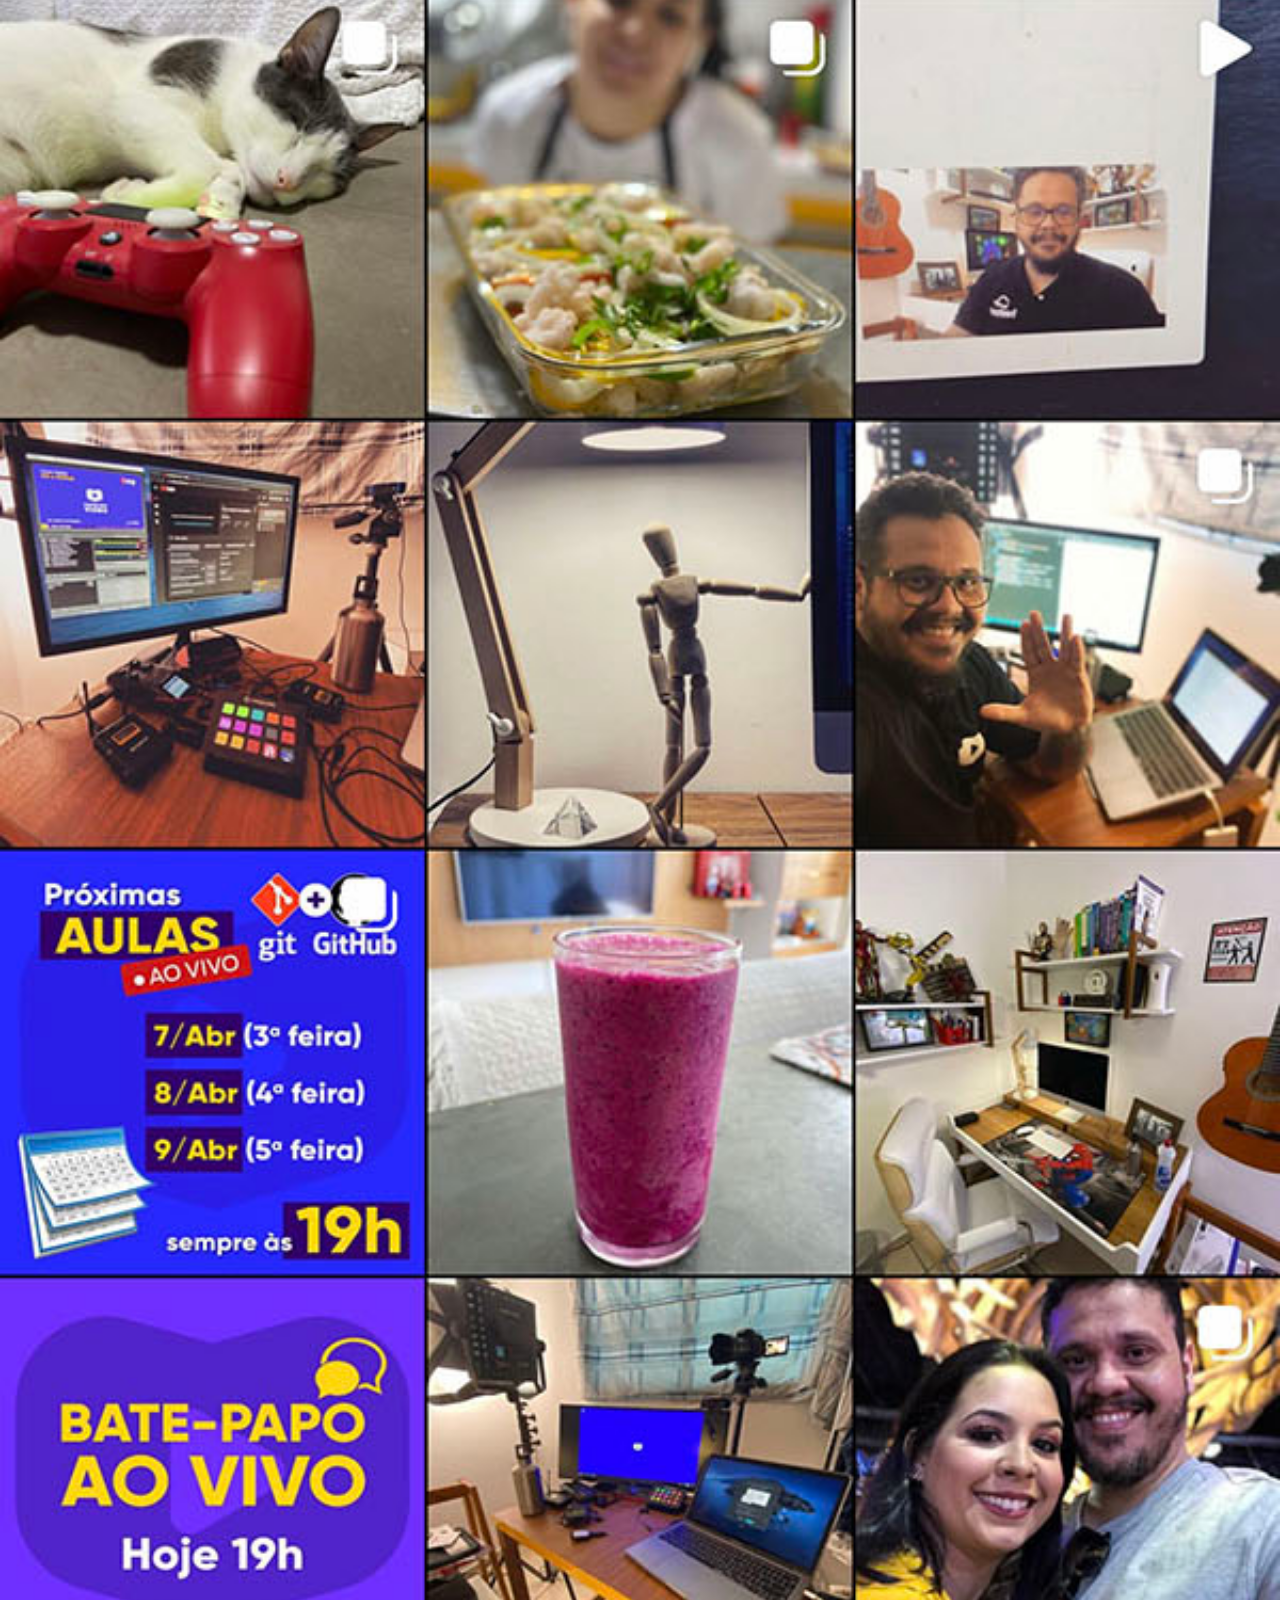
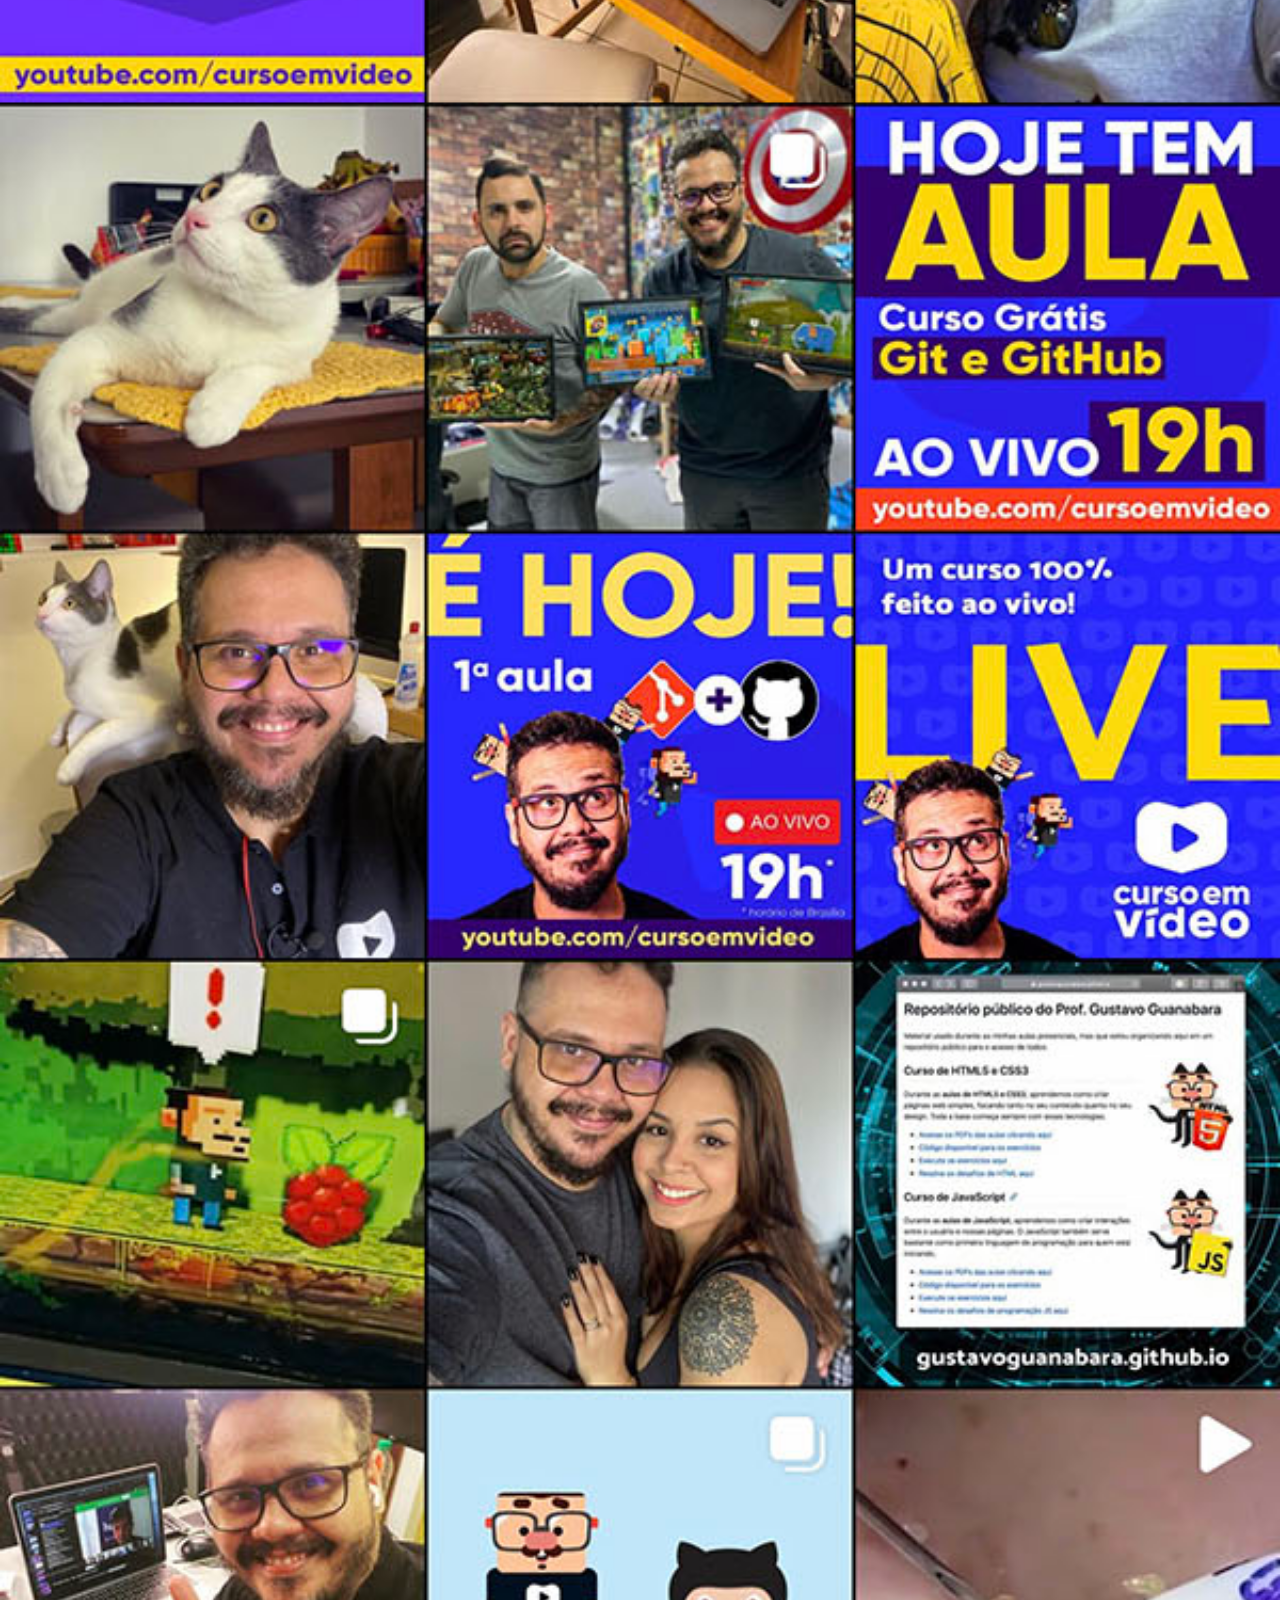
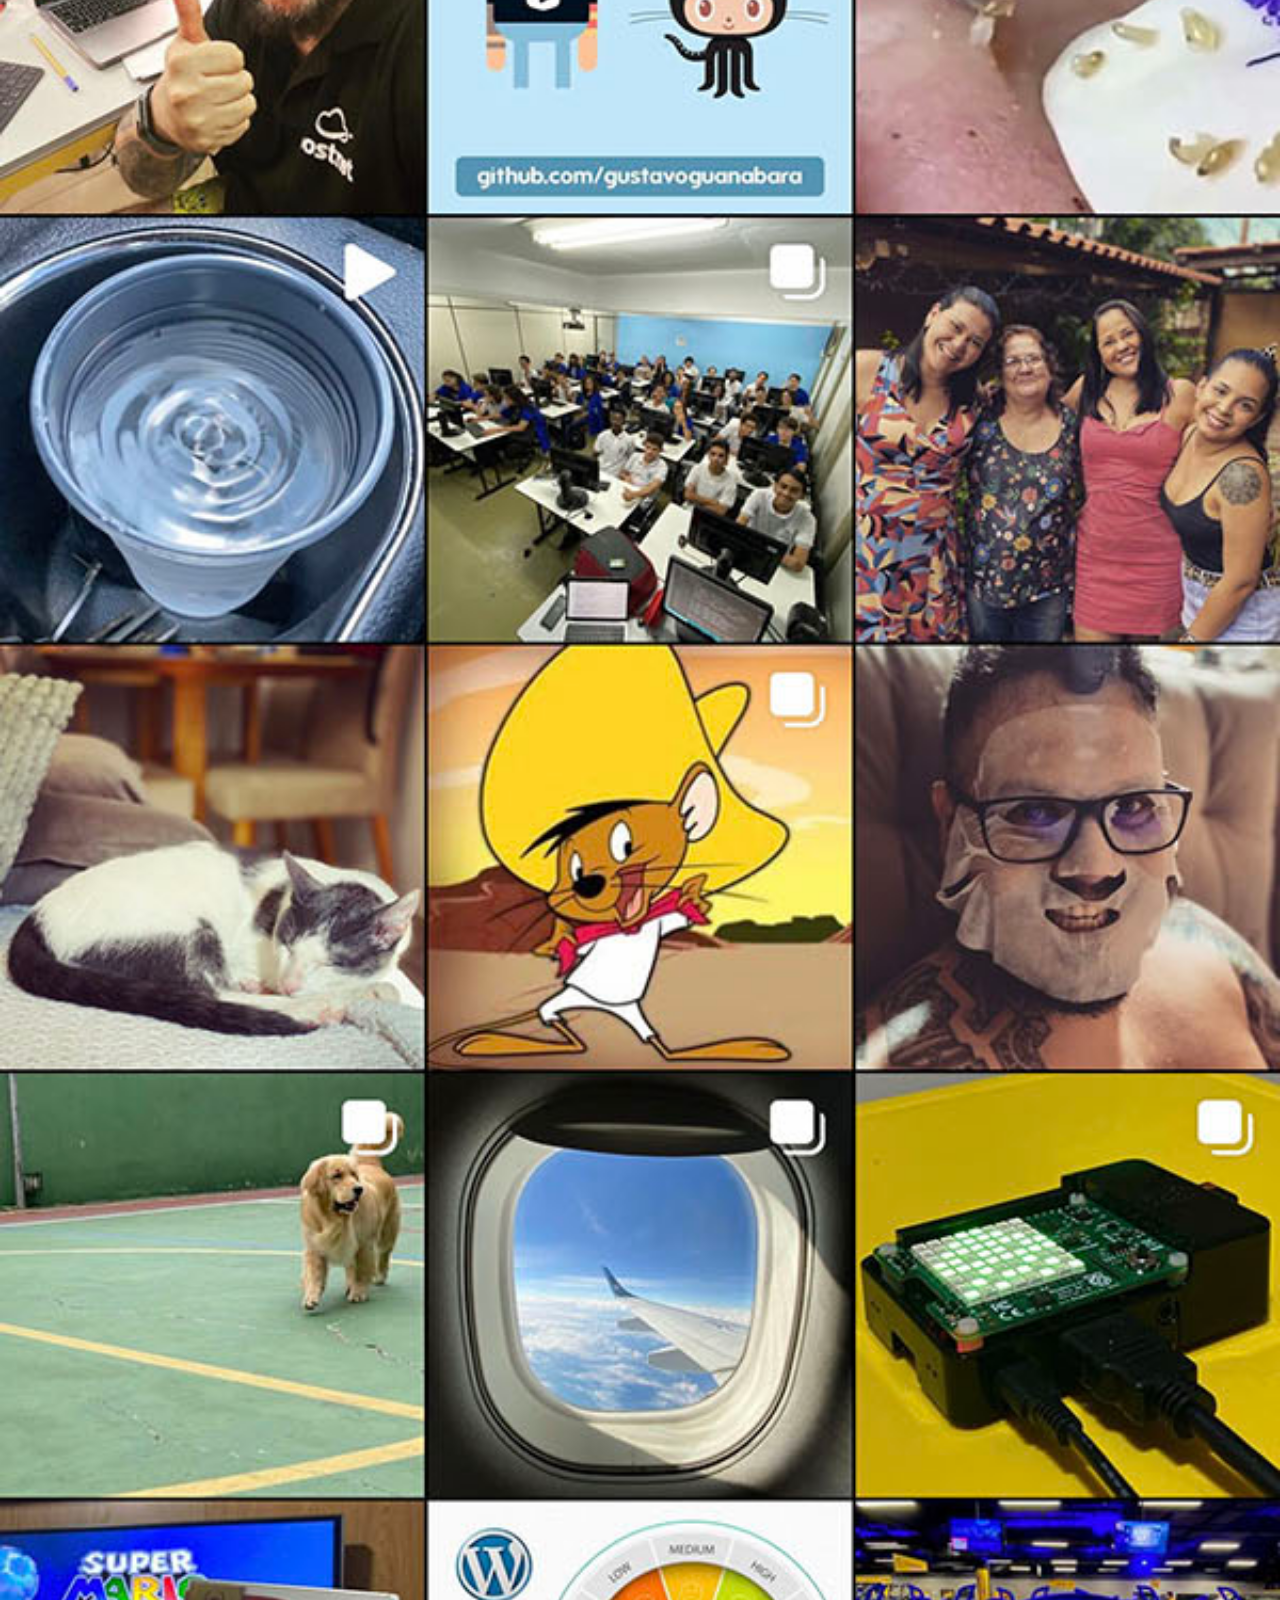
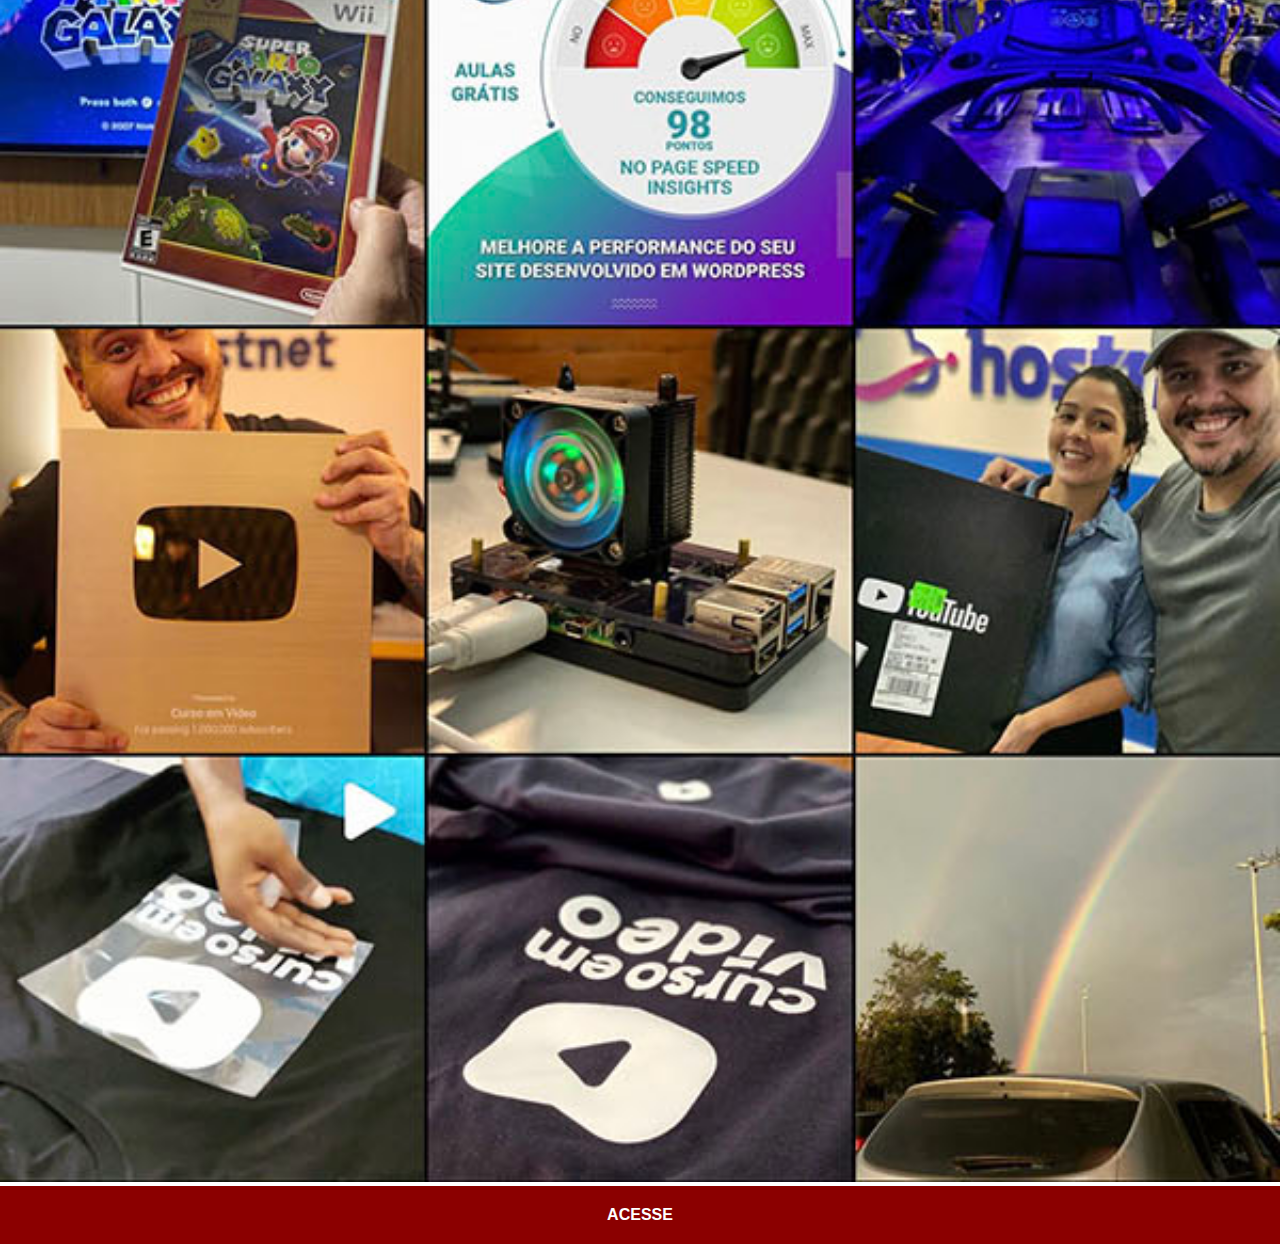
<file: insta.html>
<!DOCTYPE html>
<html lang="en">
<head>
    <meta charset="UTF-8">
    <meta http-equiv="X-UA-Compatible" content="IE=edge">
    <meta name="viewport" content="width=device-width, initial-scale=1.0">
    <title>Instagran</title>
    <link rel="stylesheet" href="estilos/social.css">
</head>
<body>
    <img src="imagens/tela-instagram.jpg" alt="Insta">
    <a href="https://www.instagram.com/gustavoguanabara/" target="_blank">ACESSE</a>
</body>
</html>
</file>
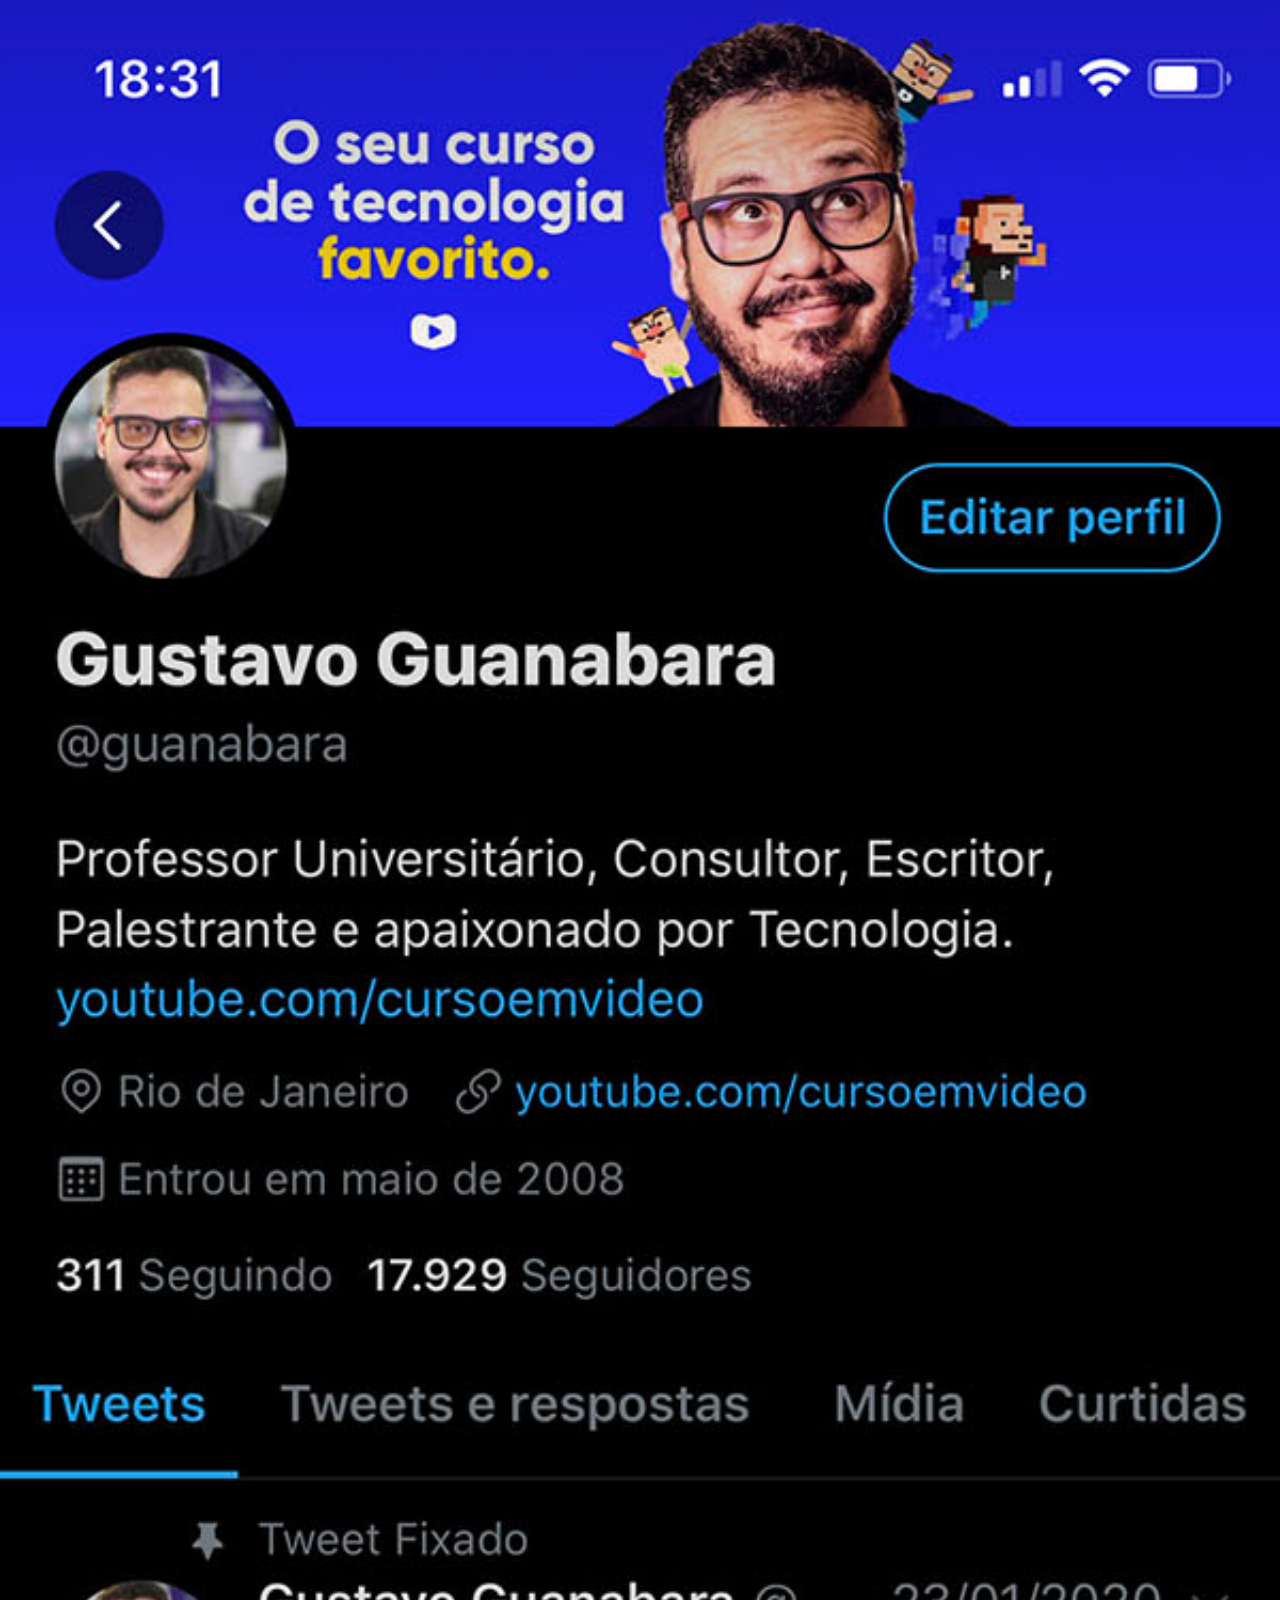
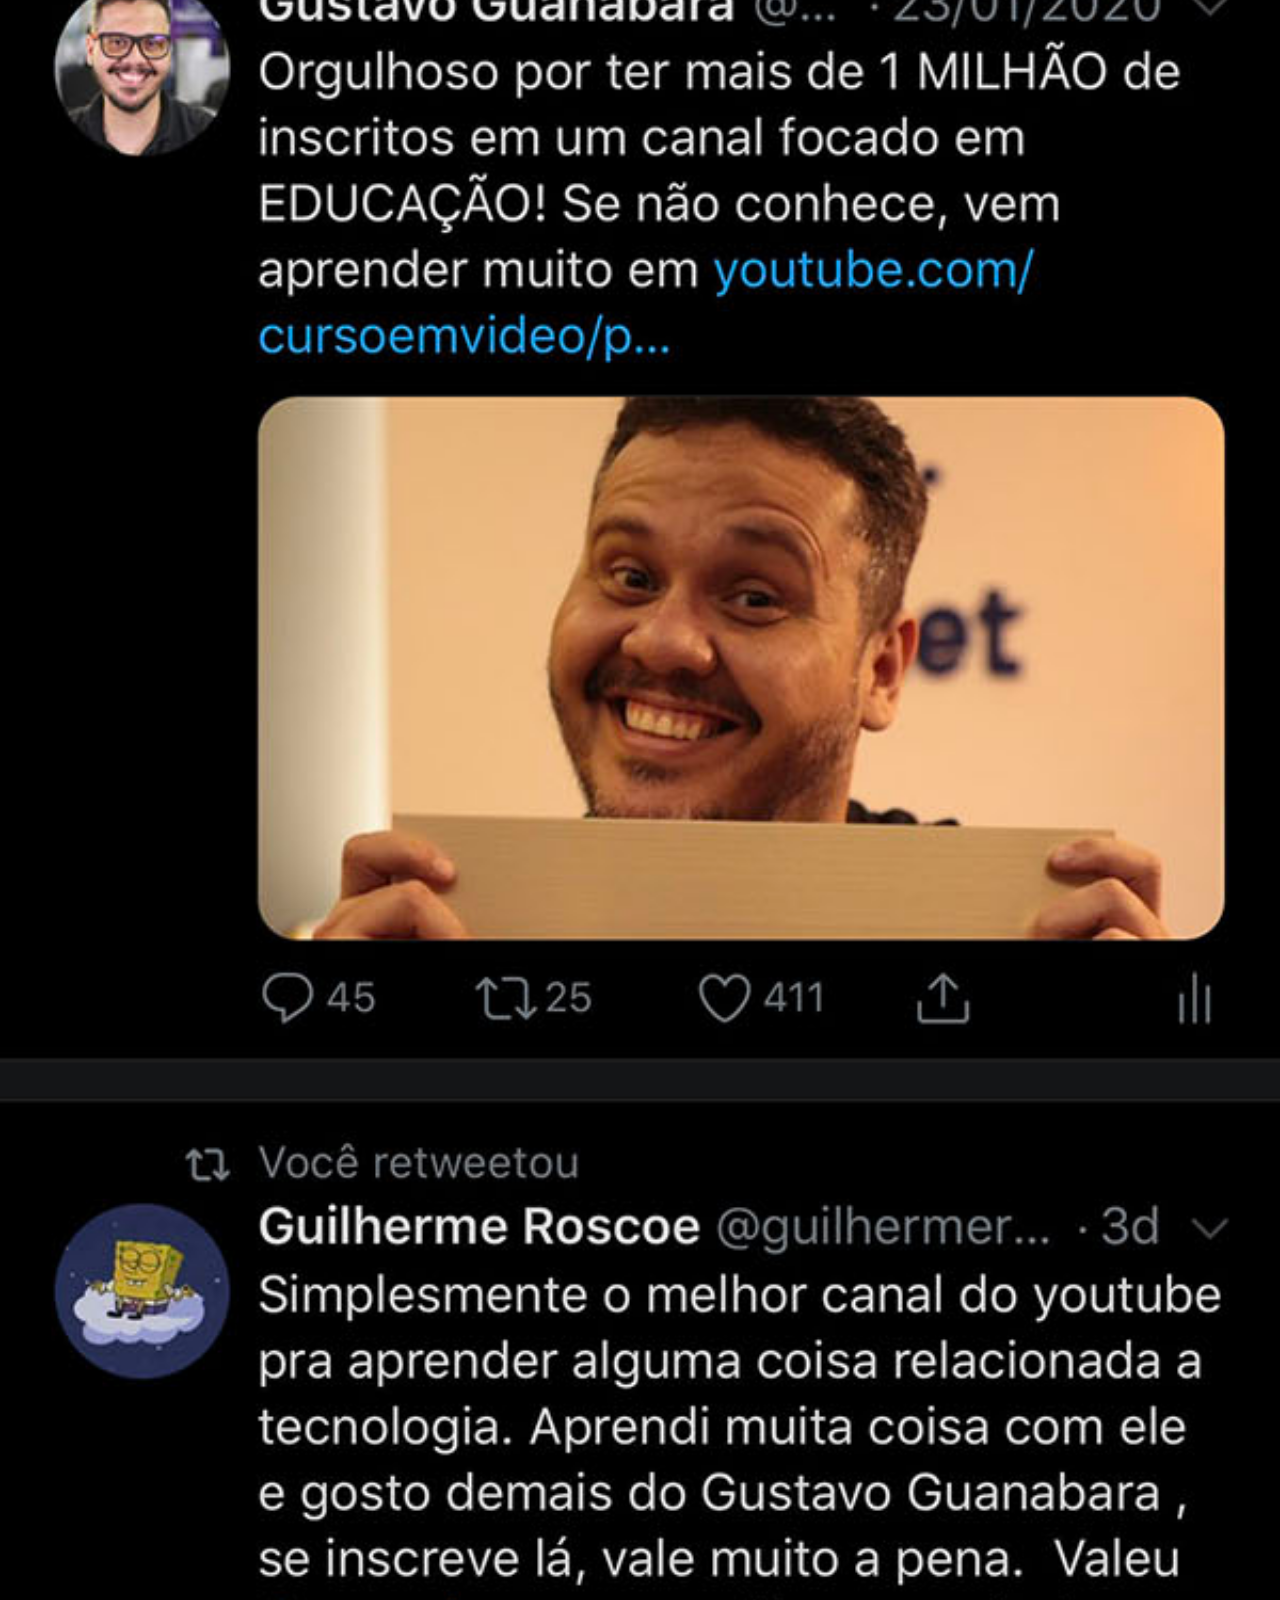
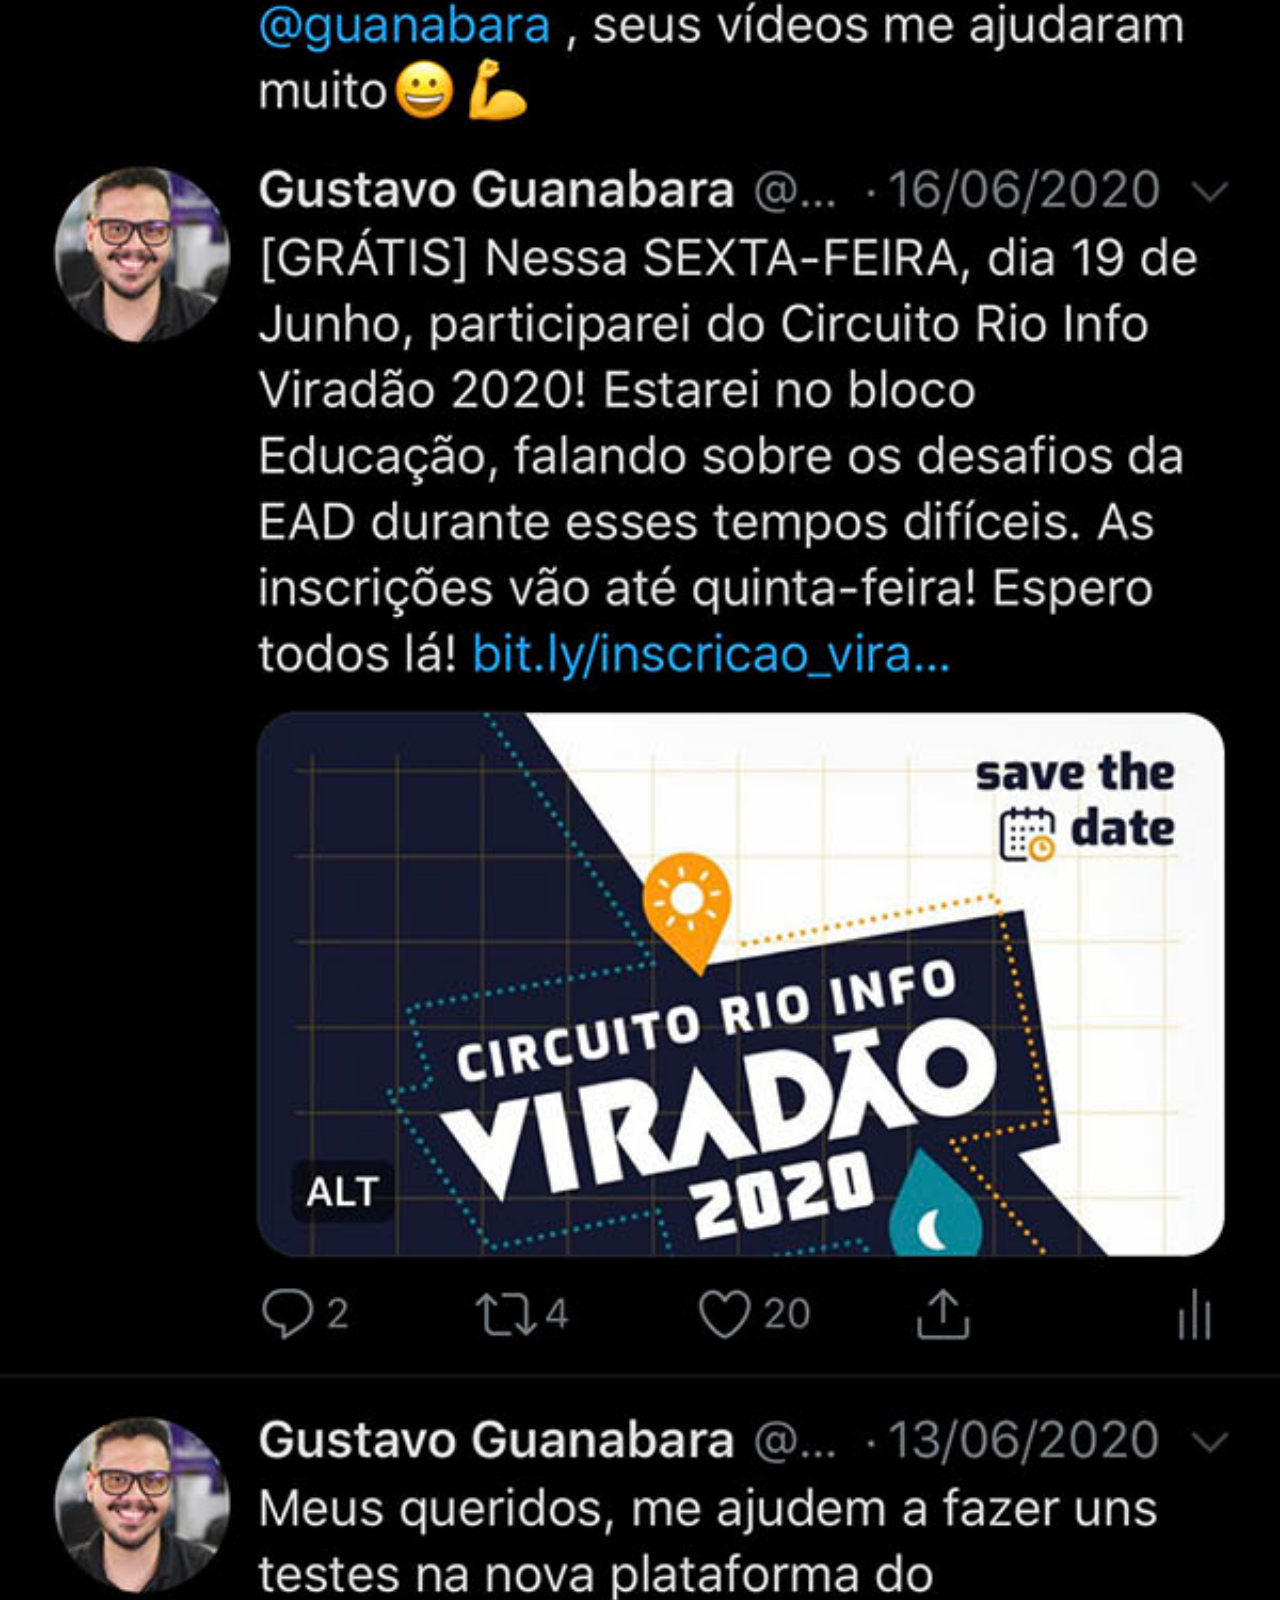
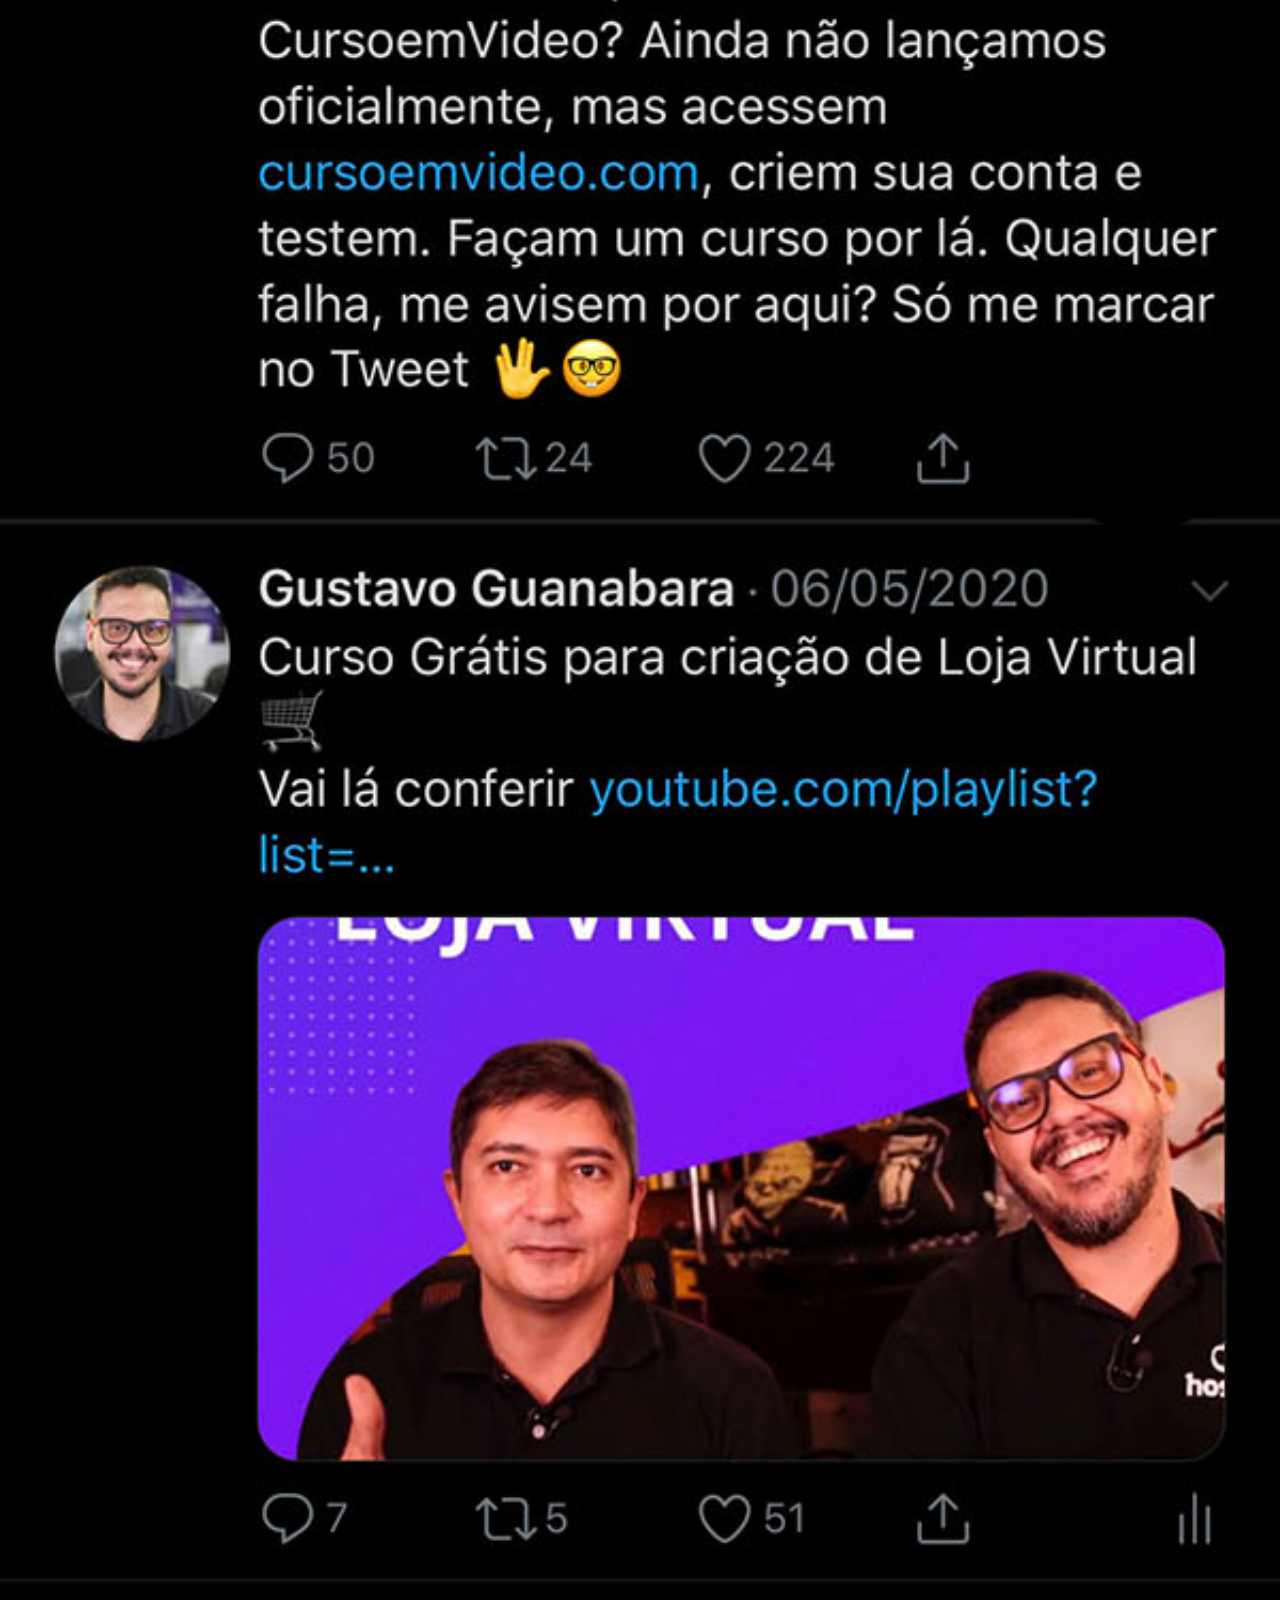
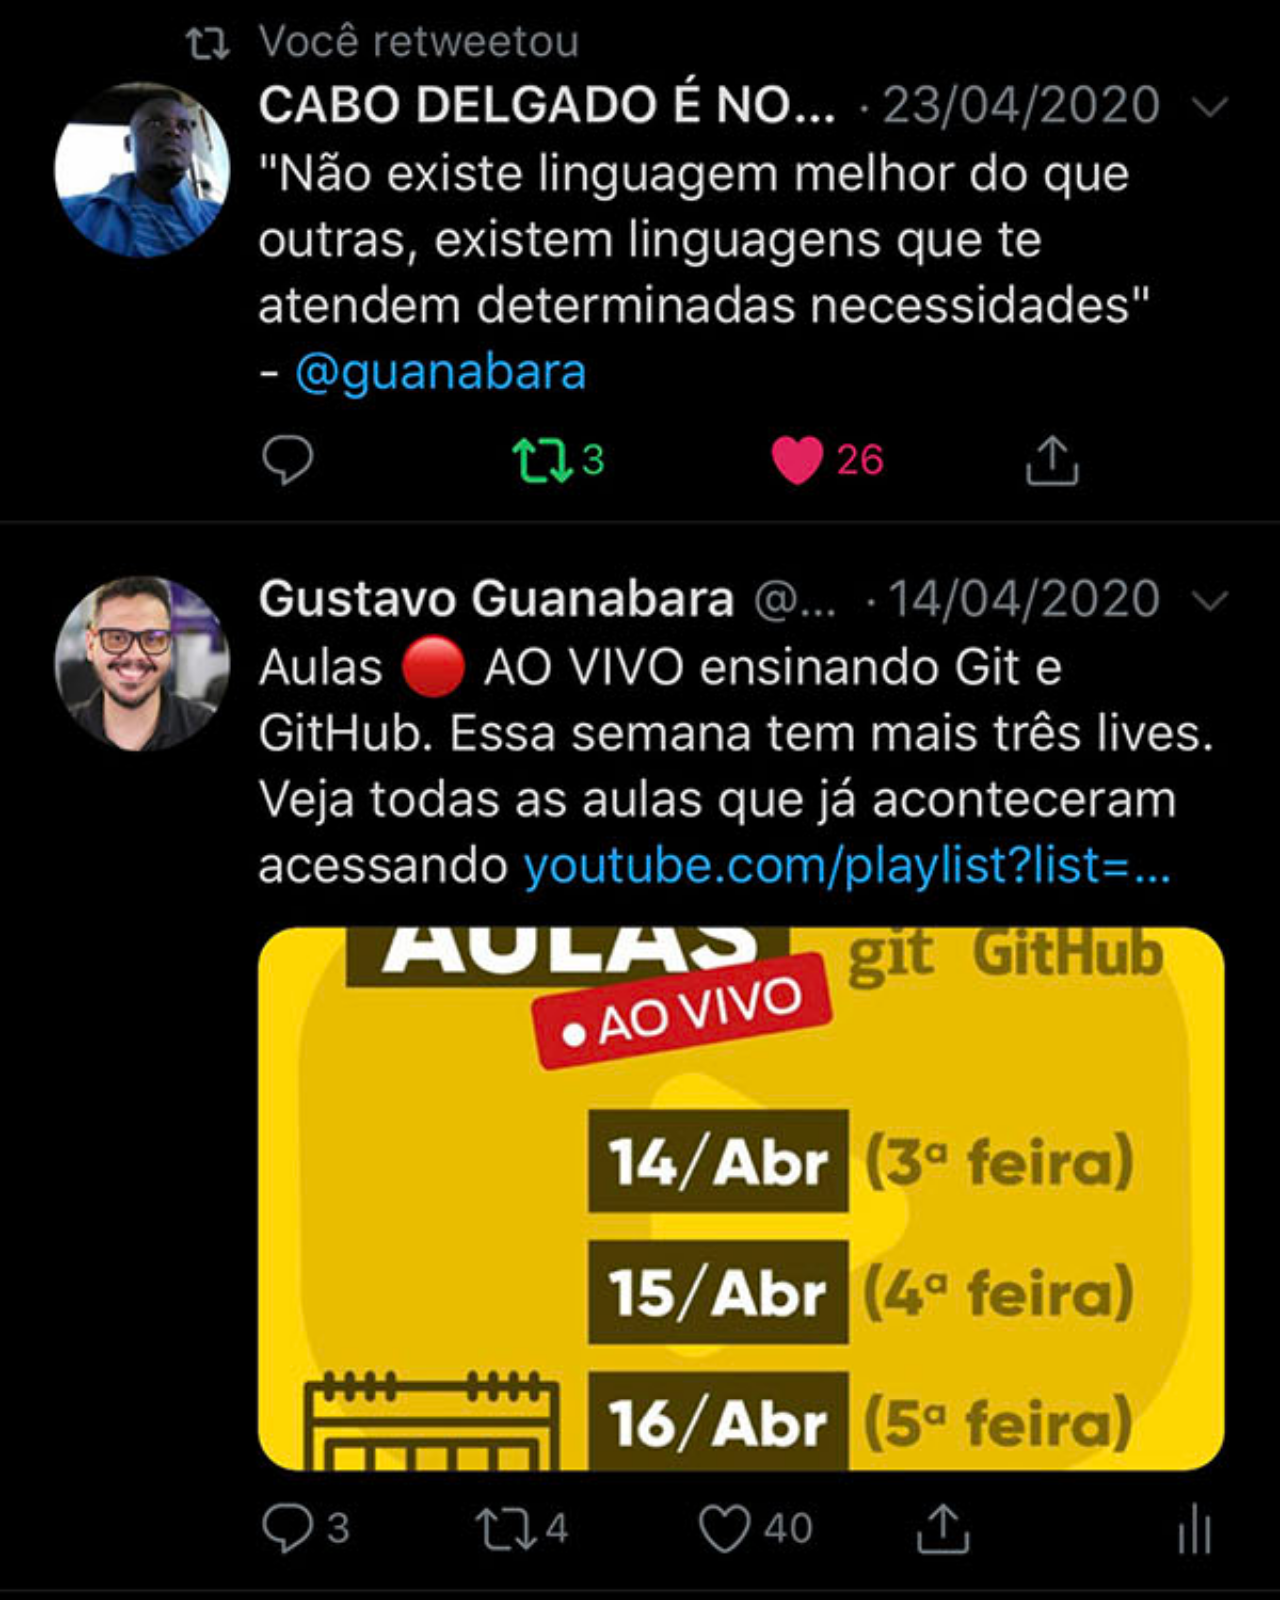
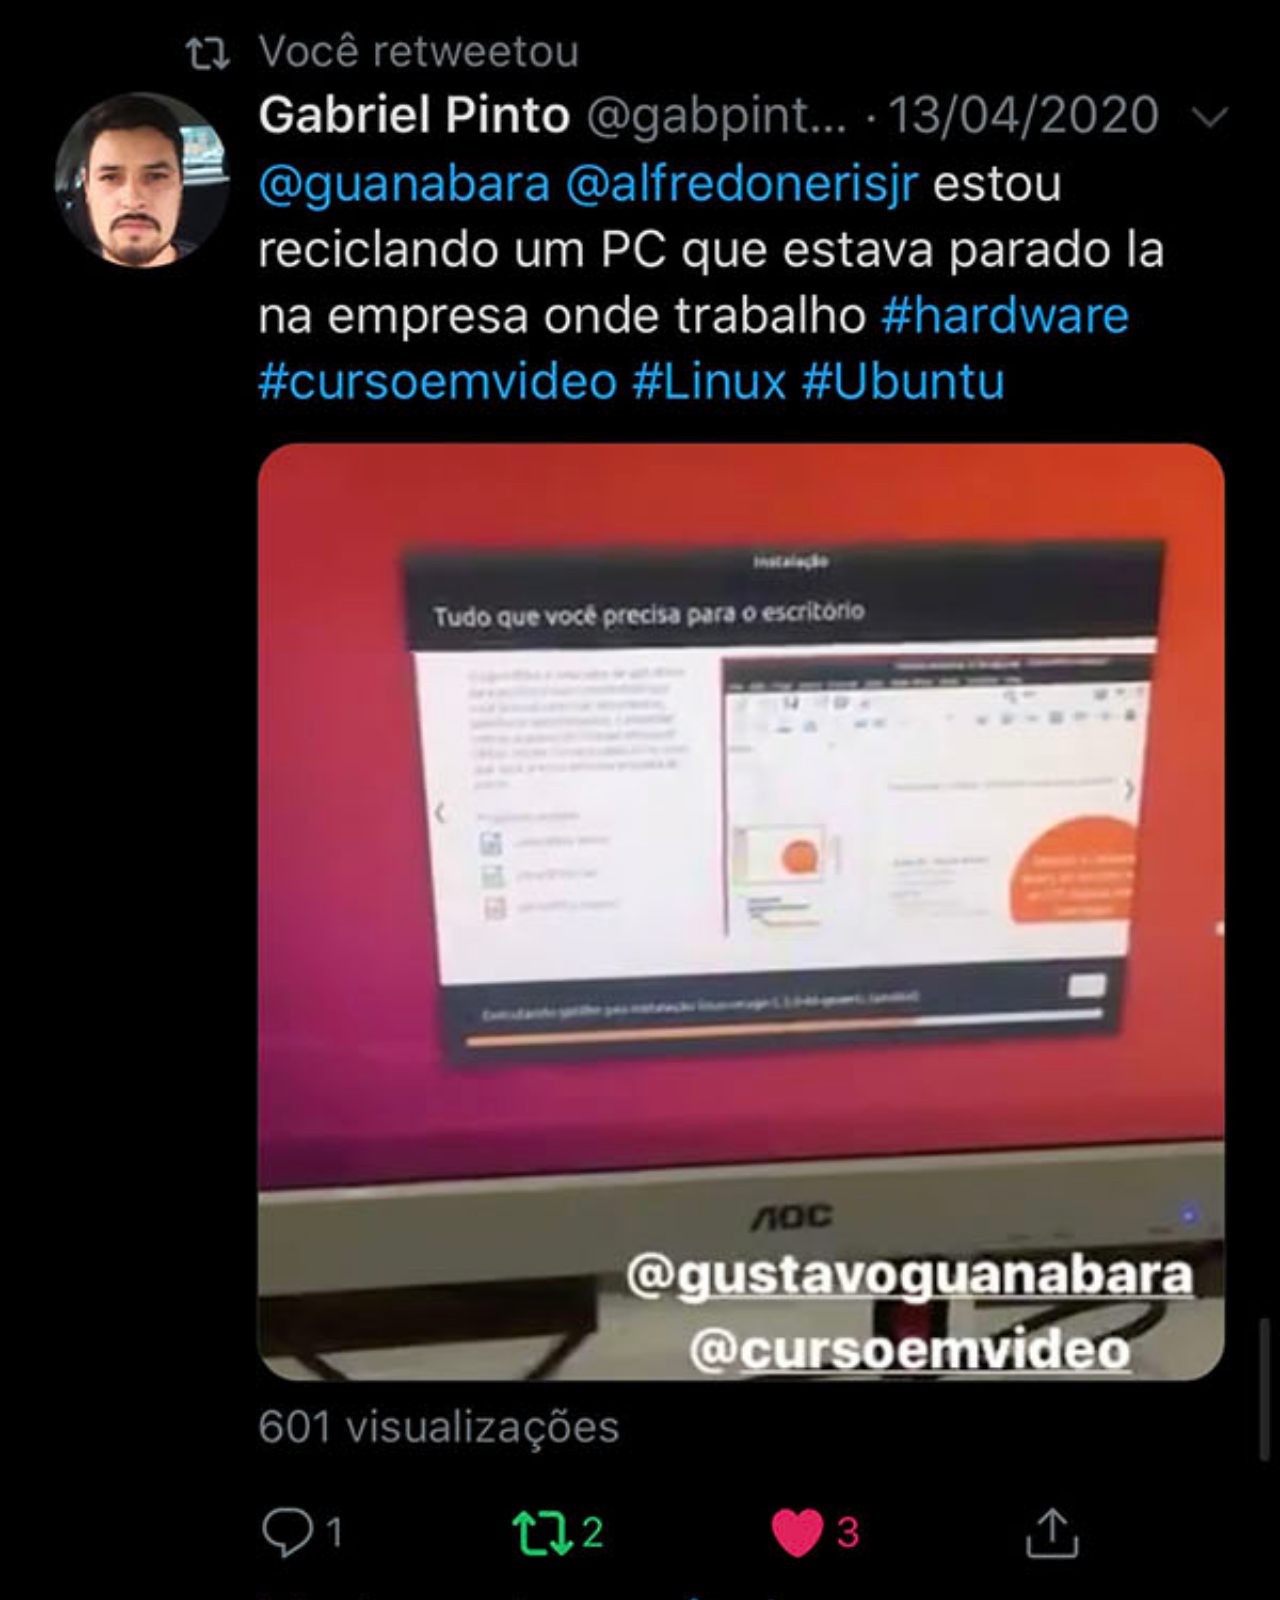
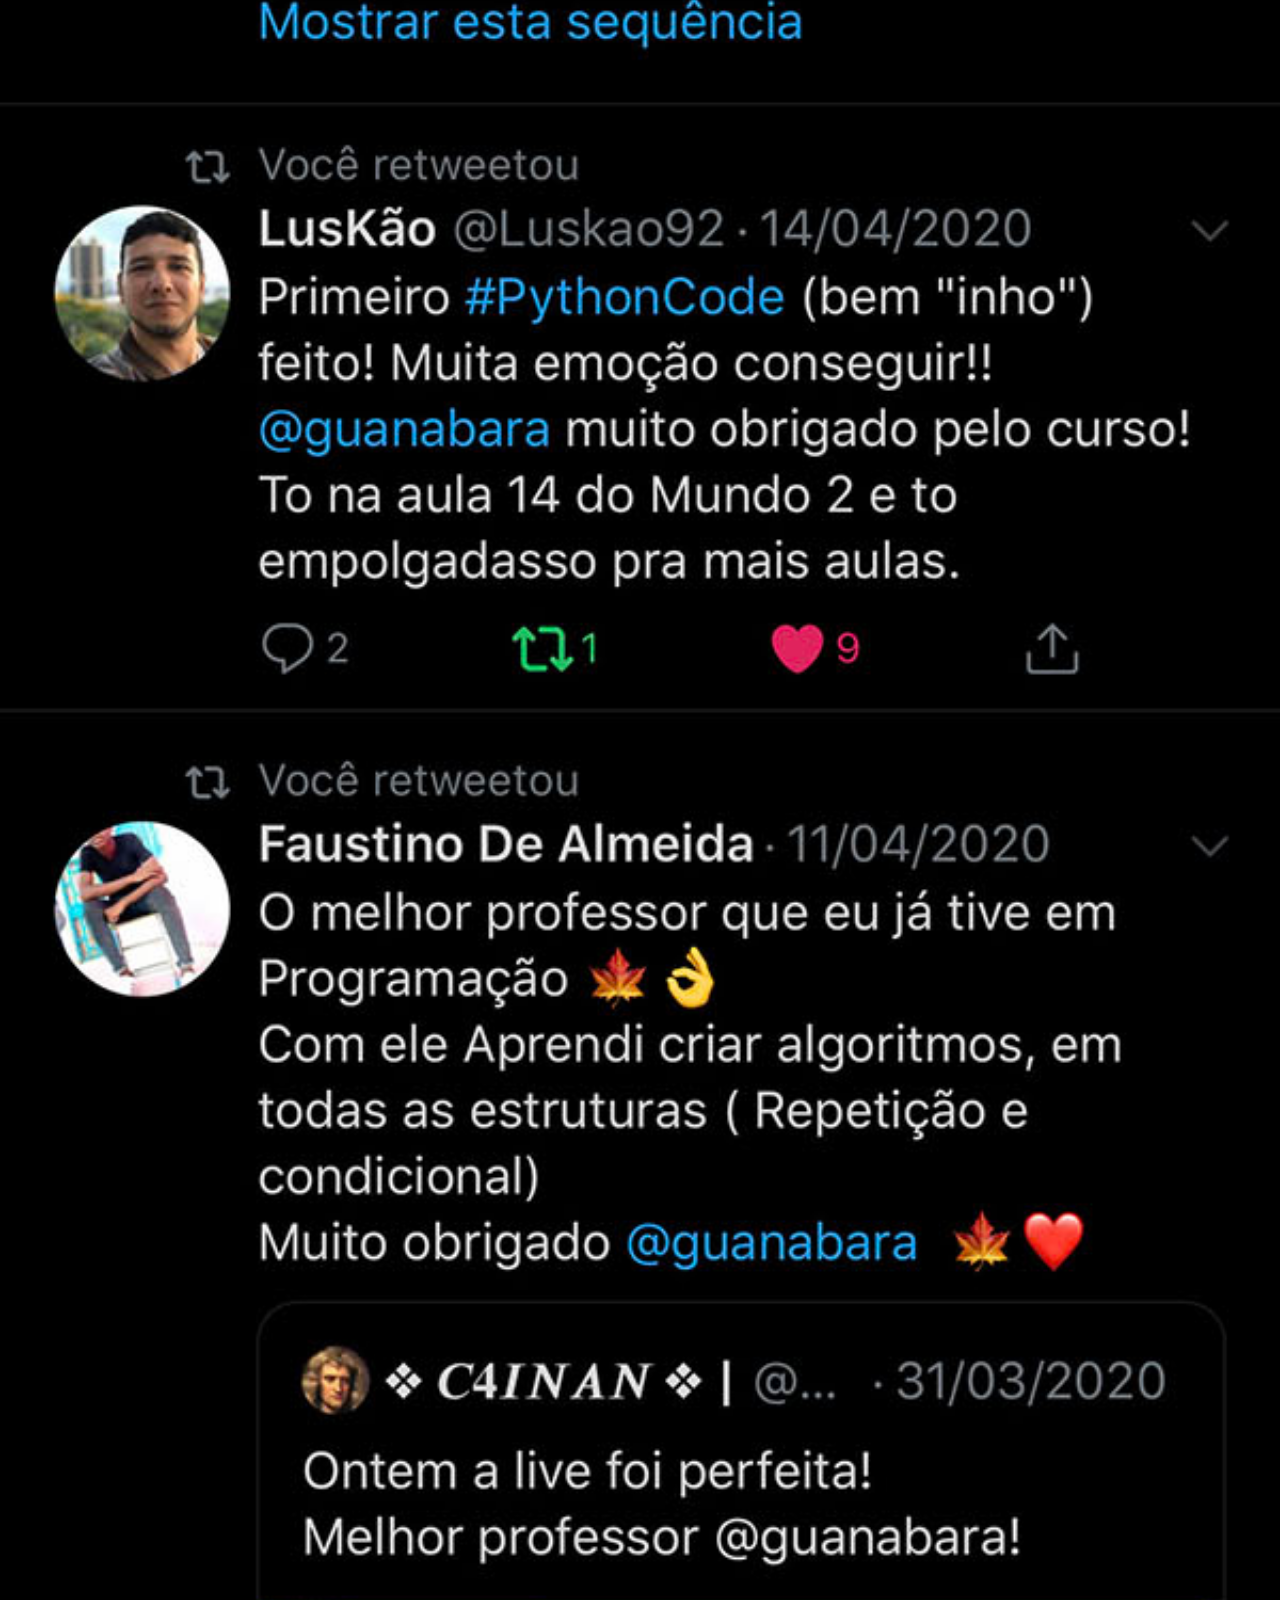
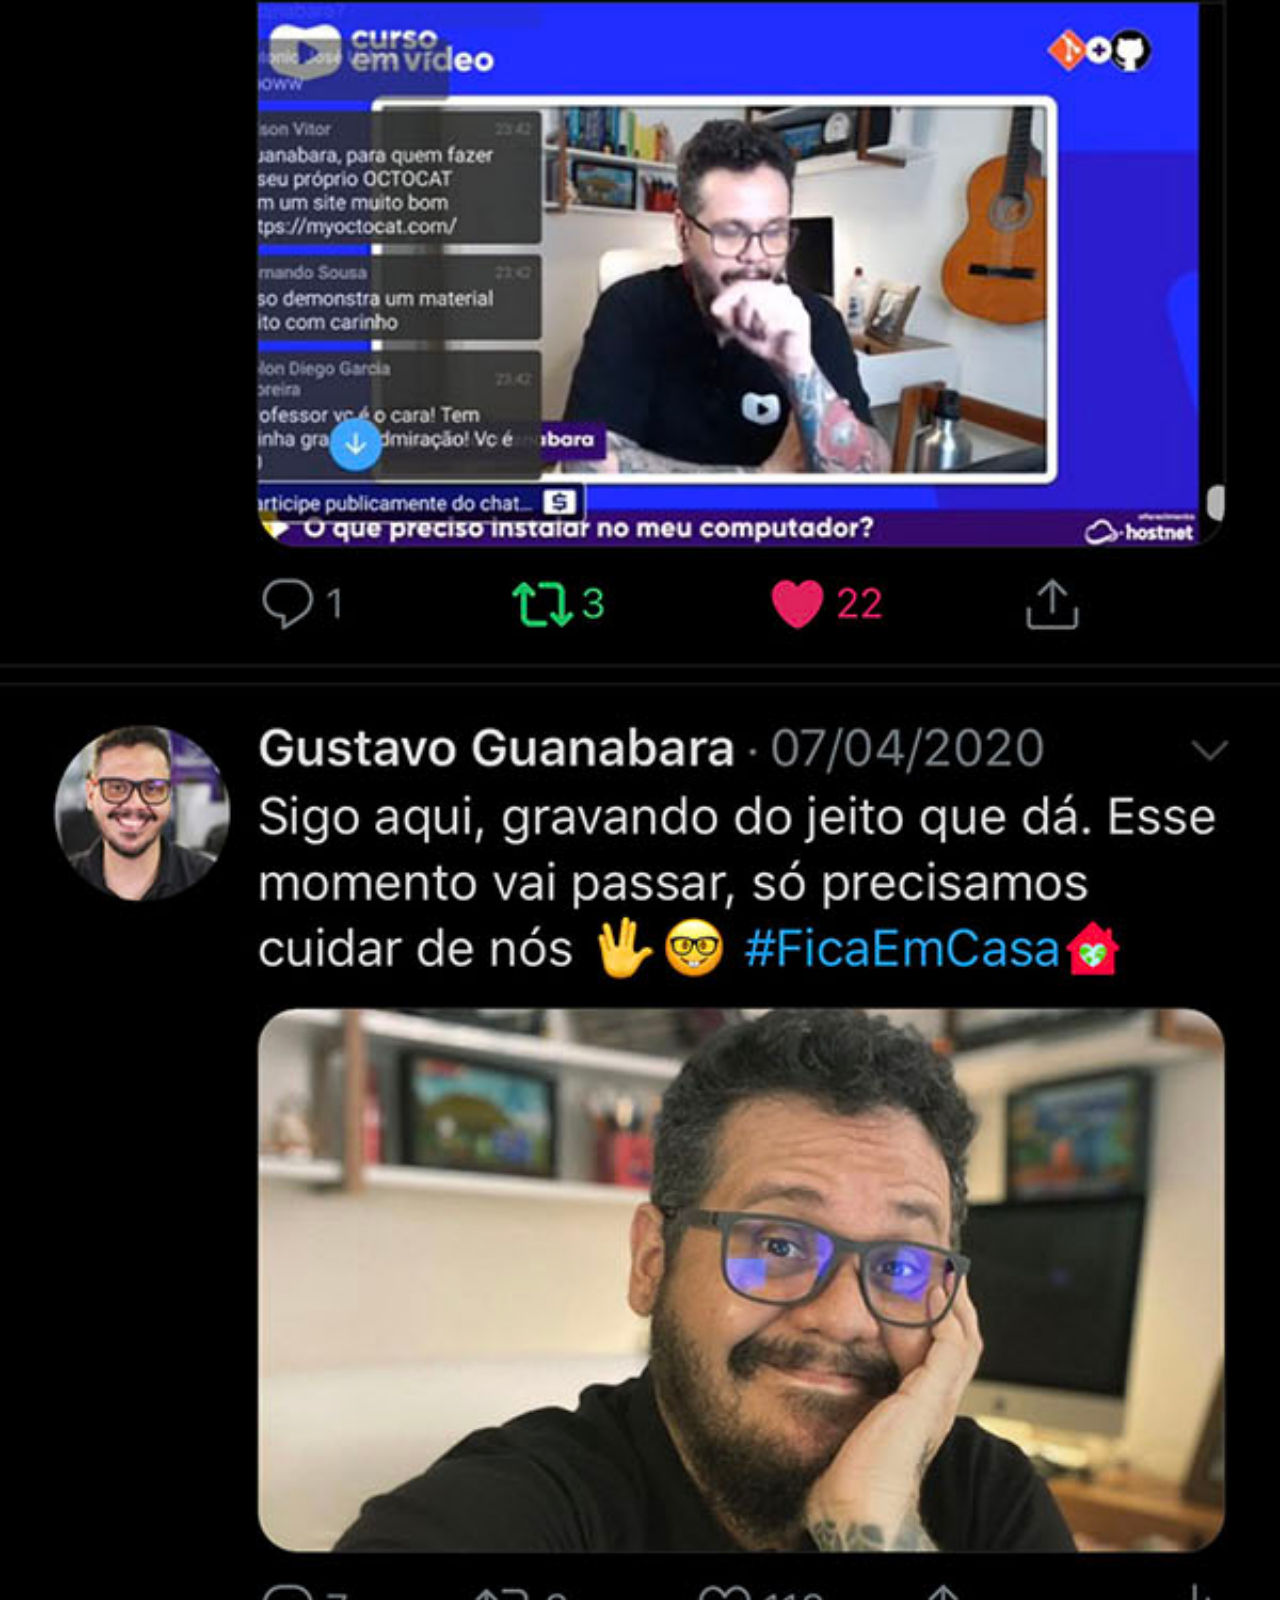
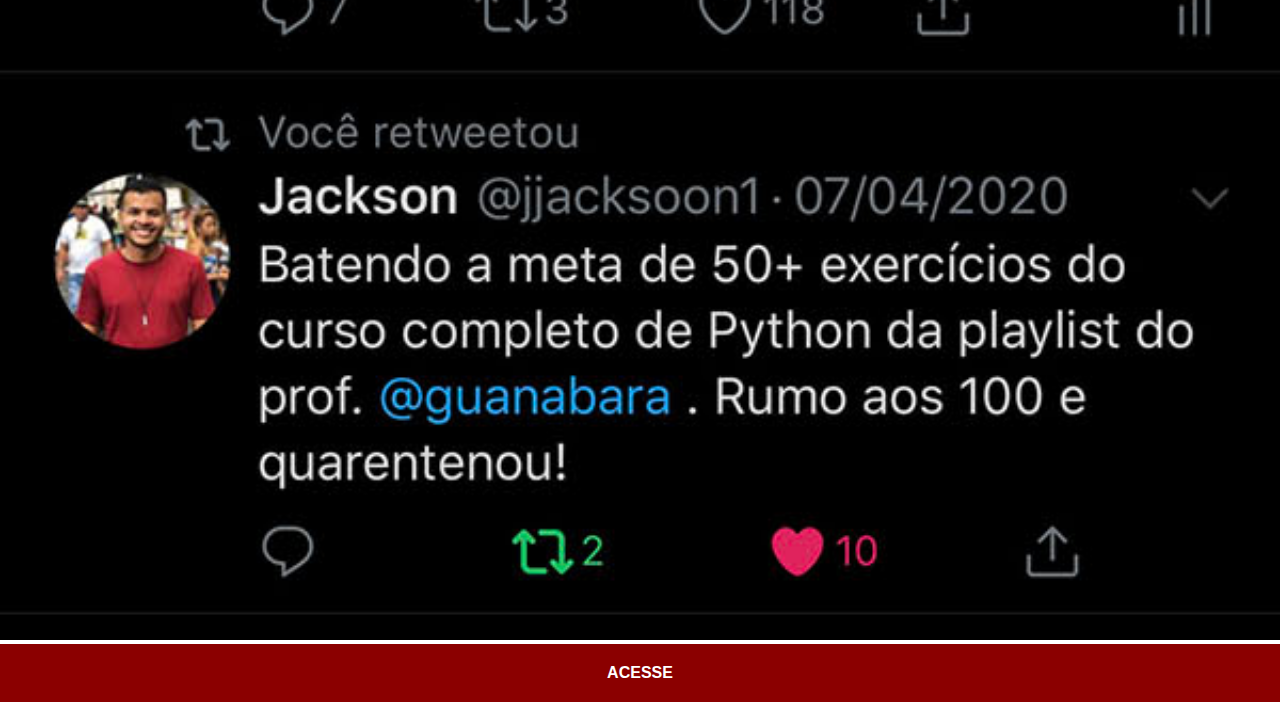
<file: twitter.html>
<!DOCTYPE html>
<html lang="pt-br">
<head>
    <meta charset="UTF-8">
    <meta http-equiv="X-UA-Compatible" content="IE=edge">
    <meta name="viewport" content="width=device-width, initial-scale=1.0">
    <title>Twitter</title>
    <link rel="stylesheet" href="estilos/social.css">
</head>
<body>
    <img src="imagens/tela-twitter.jpg" alt="Twitter">
    <a href="https://twitter.com/guanabara">ACESSE</a>
</body>
</html>
</file>
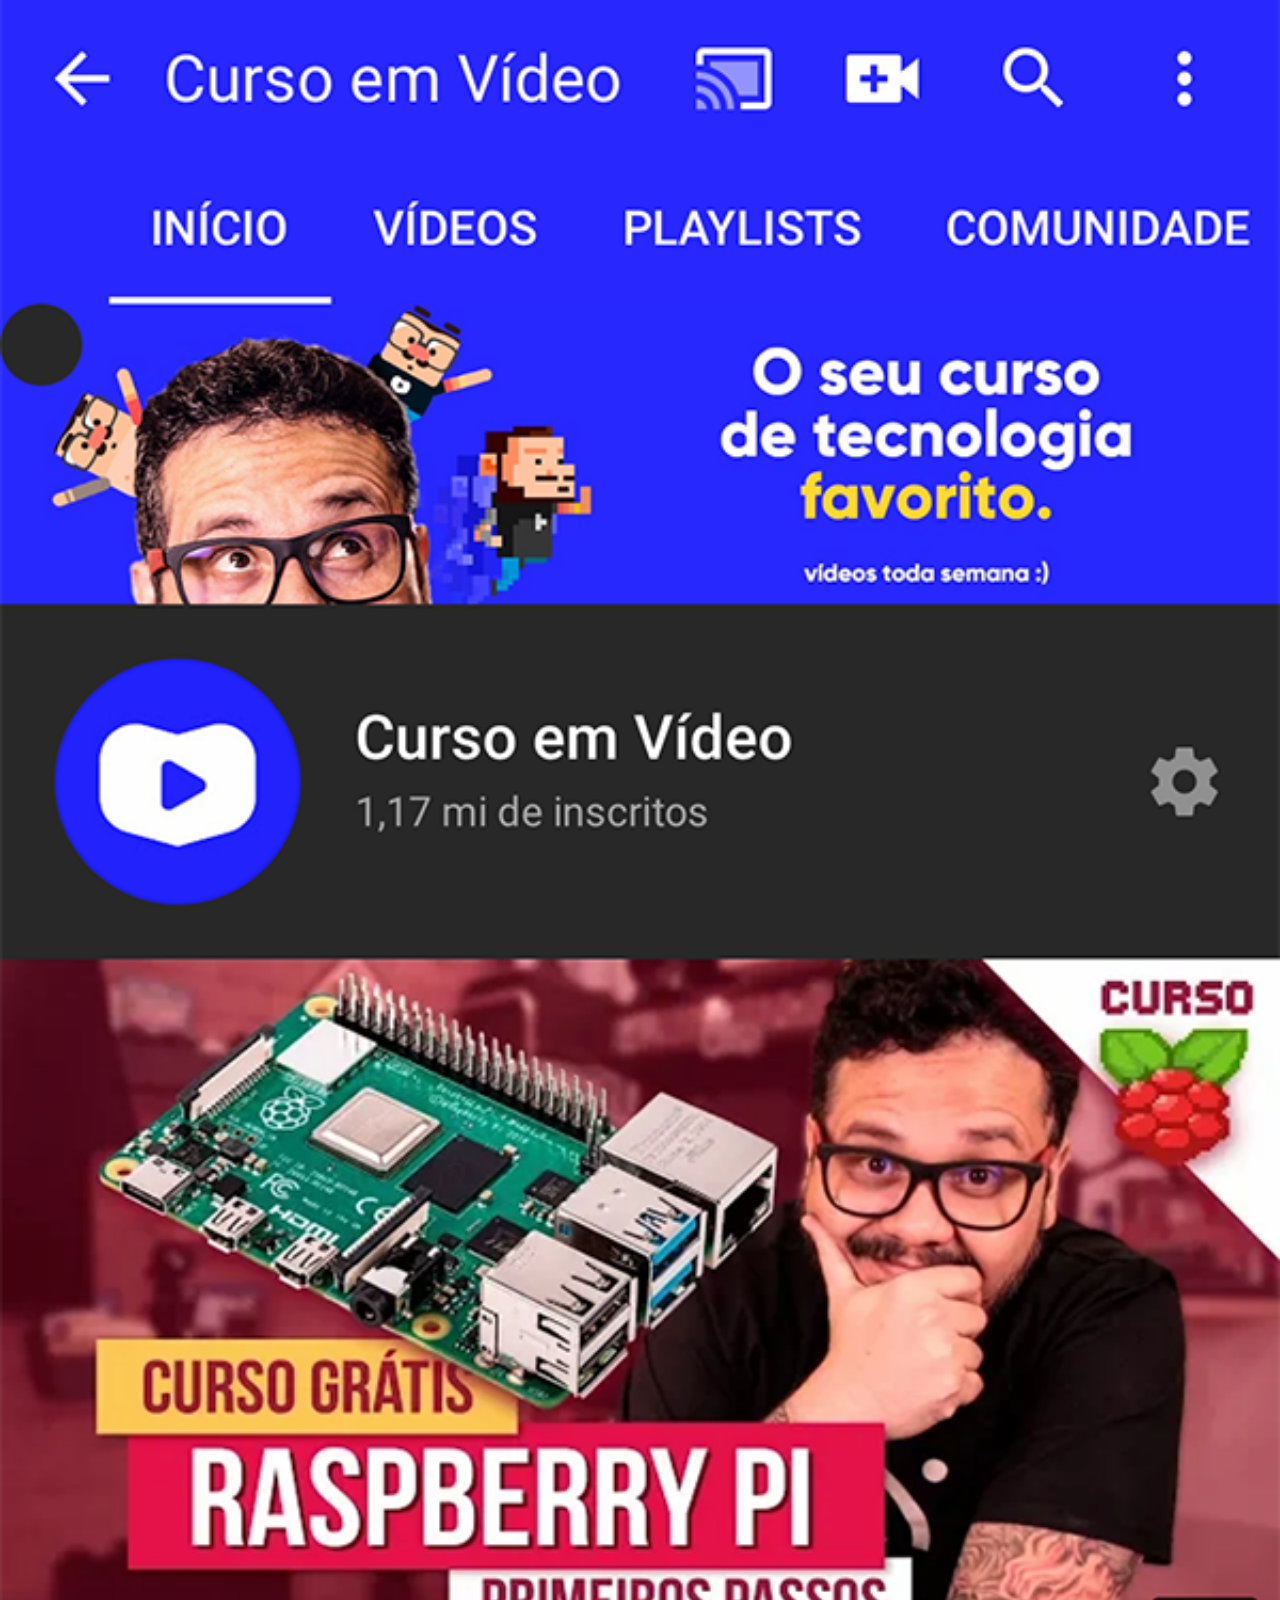
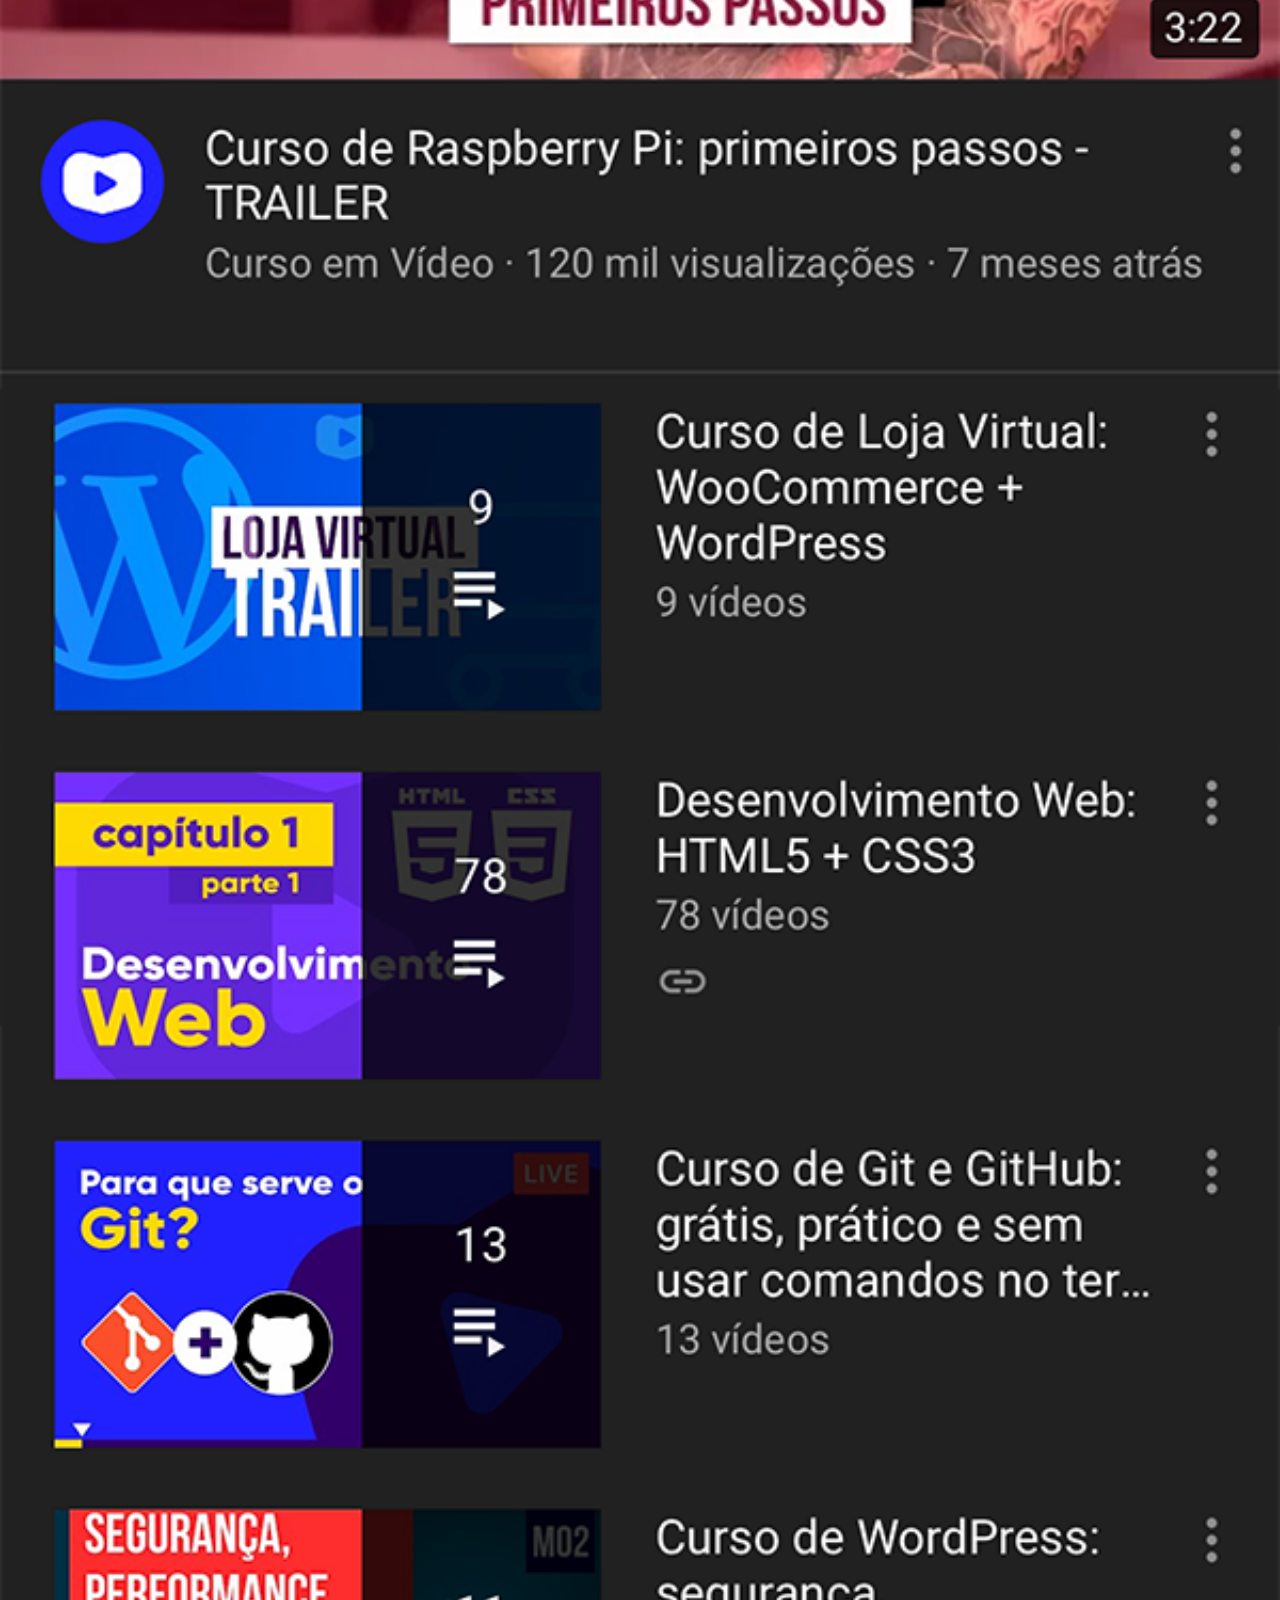
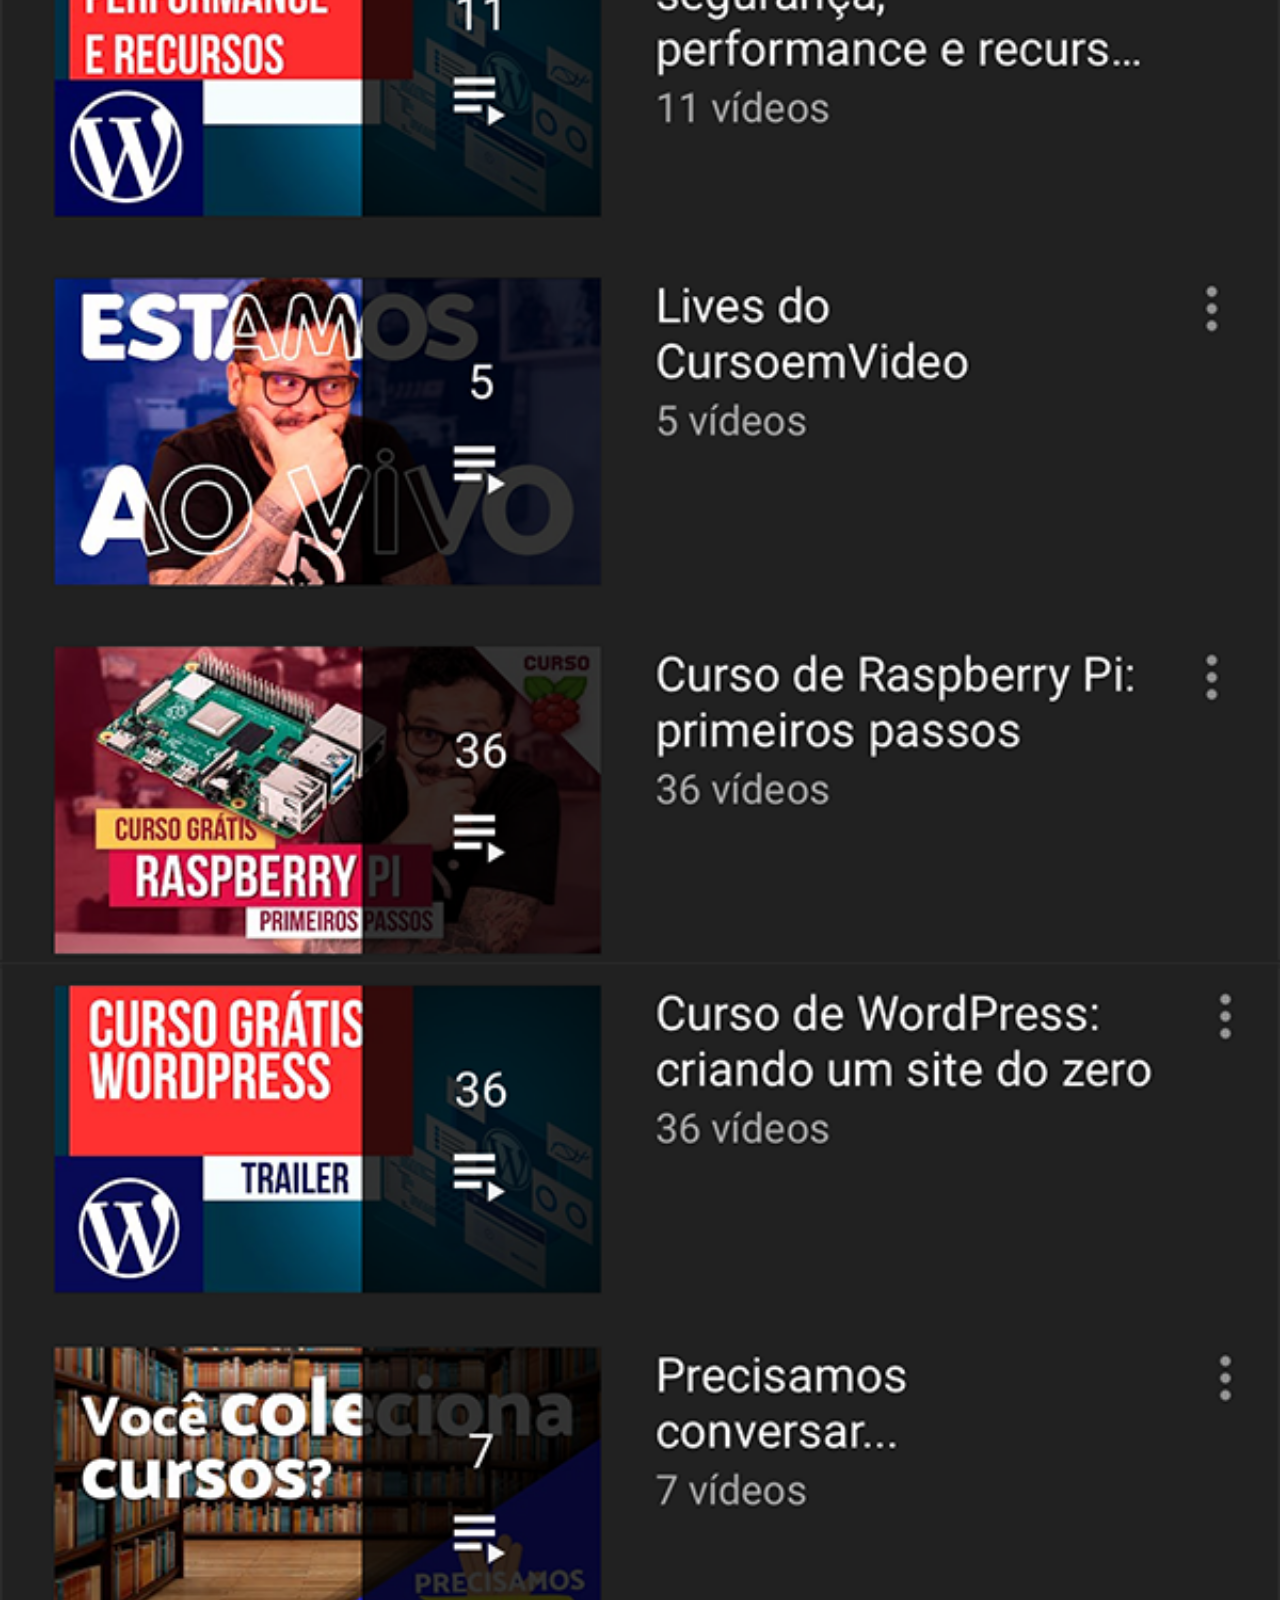
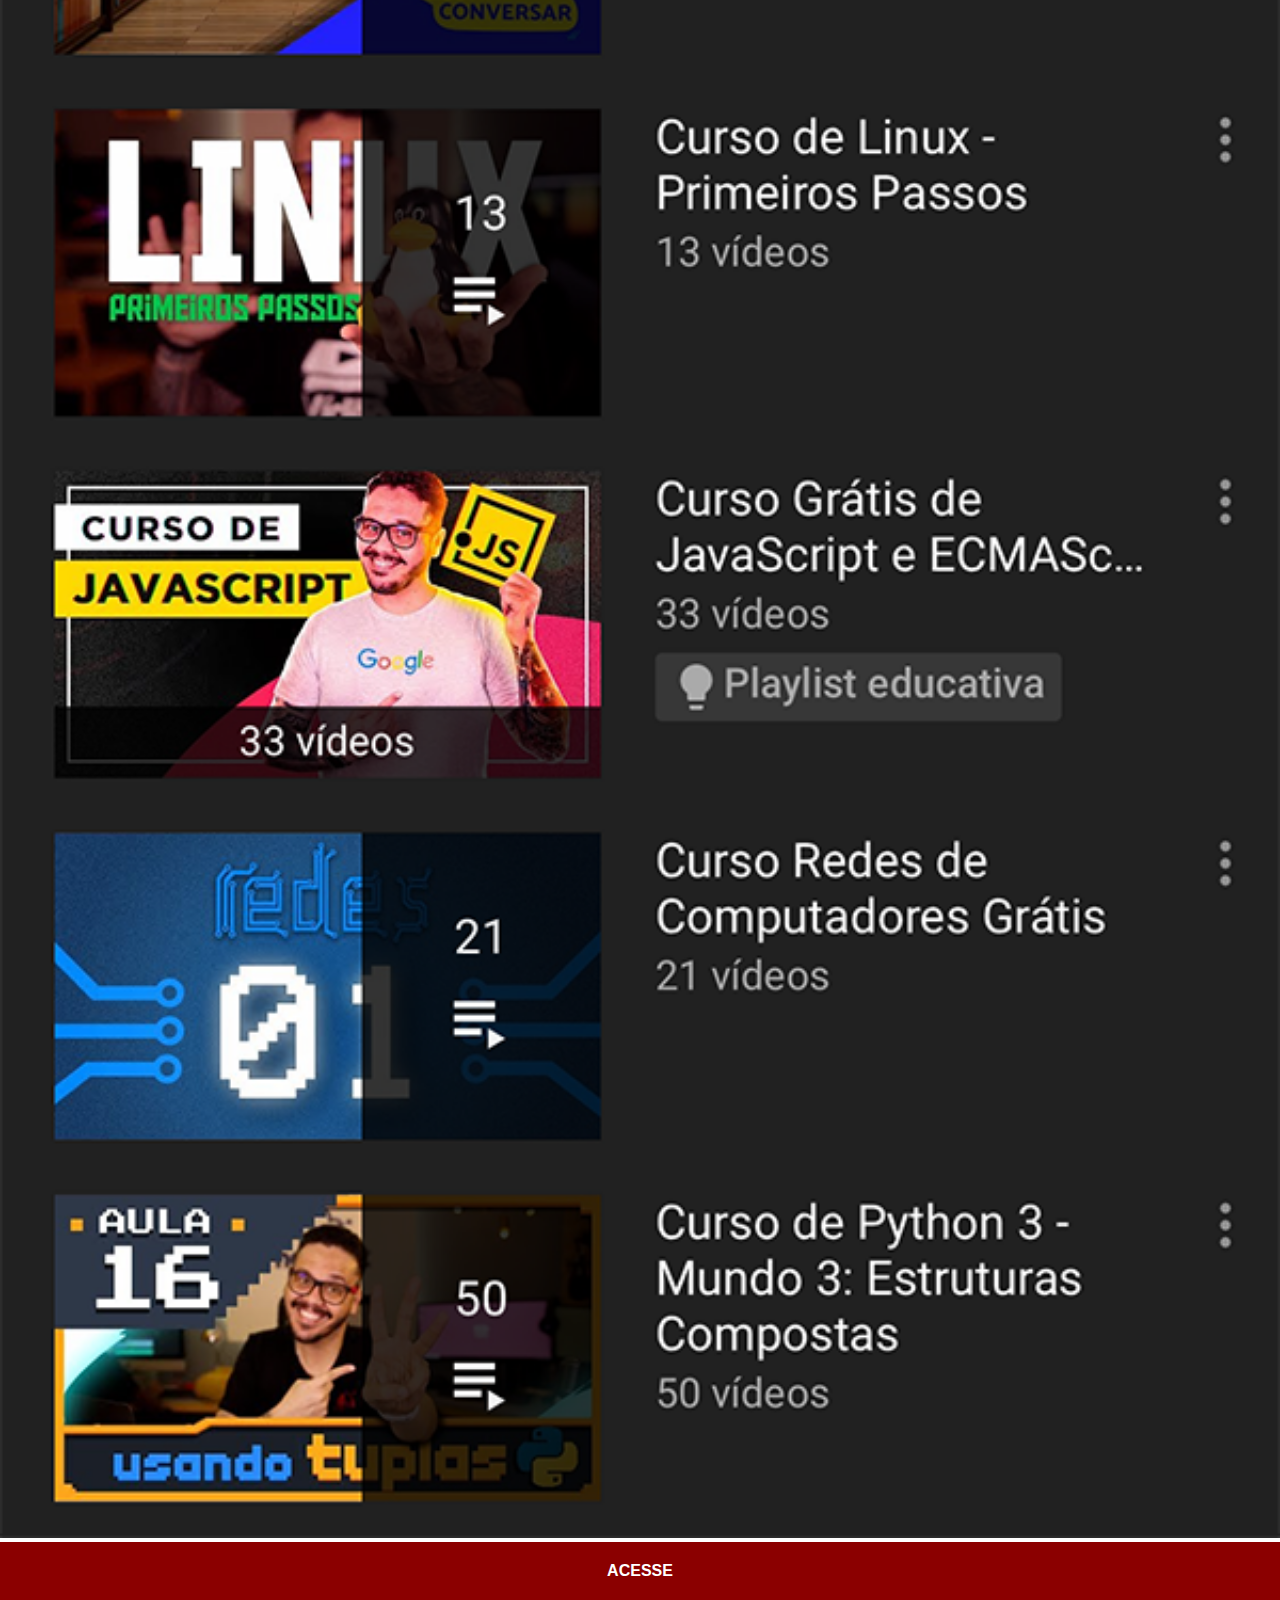
<file: youtube.html>
<!DOCTYPE html>
<html lang="pt-br">
<head>
    <meta charset="UTF-8">
    <meta http-equiv="X-UA-Compatible" content="IE=edge">
    <meta name="viewport" content="width=device-width, initial-scale=1.0">
    <title>YouTube</title>
    <link rel="stylesheet" href="estilos/social.css">
</head>
<body>
    <img src="imagens/tela-youtube.png" alt="YouTube">
    <a href="https://www.youtube.com/c/CursoemV%C3%ADdeo/playlists" target="_blank">ACESSE</a>
</body>
</html>
</file>
<file: estilos/style.css>
@charset "UTF-8";

*{
    margin: 0px;
    padding: 0px;
    font-family: Arial, Helvetica, sans-serif;
}

html, body {
    height: 100Vh;
    width: 100vw;
    background-color: black;
}

body {
    background: url(../imagens/fundo-madeira.jpg) no-repeat top center;
    background-size: cover;
    background-attachment: fixed;
}

main {
    height: 100vh;
    position: relative;
}

section#telefone {
    position: absolute;
    top: 50%;
    left: 50%;
    transform: translate(-50%,-50%);

    height: 627px;
    width: 311px;
    background: url(../imagens/frame-iphone.png) no-repeat;
}

iframe#tela { 
    position: relative;
    top: 80px;
    left: 22px;
    width: 267px;
    height: 471px;
}

section#redes-sociais {
    text-align: right;
}

section#redes-sociais img {
    width: 60px;
    margin: 10px;
    border-radius: 50%;
    box-shadow: 2px 2px 5px rgb(19, 18, 18); 
    box-sizing: border-box;
}

section#redes-sociais img:hover {
    border: 2px solid rgb(90, 89, 89);
    transform: translate(-3px, -3px);
    box-shadow: 5px 5px 10px rgba(22, 22, 22, 0.705);
    transition: transform .3s, border 1s;
}
</file>
<file: estilos/social.css>
@charset "UTF-8";

       * {
            margin: 0px;
            padding: 0px;
            font-family: Arial, Helvetica, sans-serif;
        }

        ::-webkit-scrollbar {
            width:0px;
            height: 0px;
        }

         img {
            width: 100vw;
         }

         a {
            display: block;
            background-color: darkred;
            color:white;
            padding: 20px;
            text-align: center;
            font-weight: bolder;
            text-decoration: none;
         }

         a:hover {
            background-color: red;
         }
</file>
